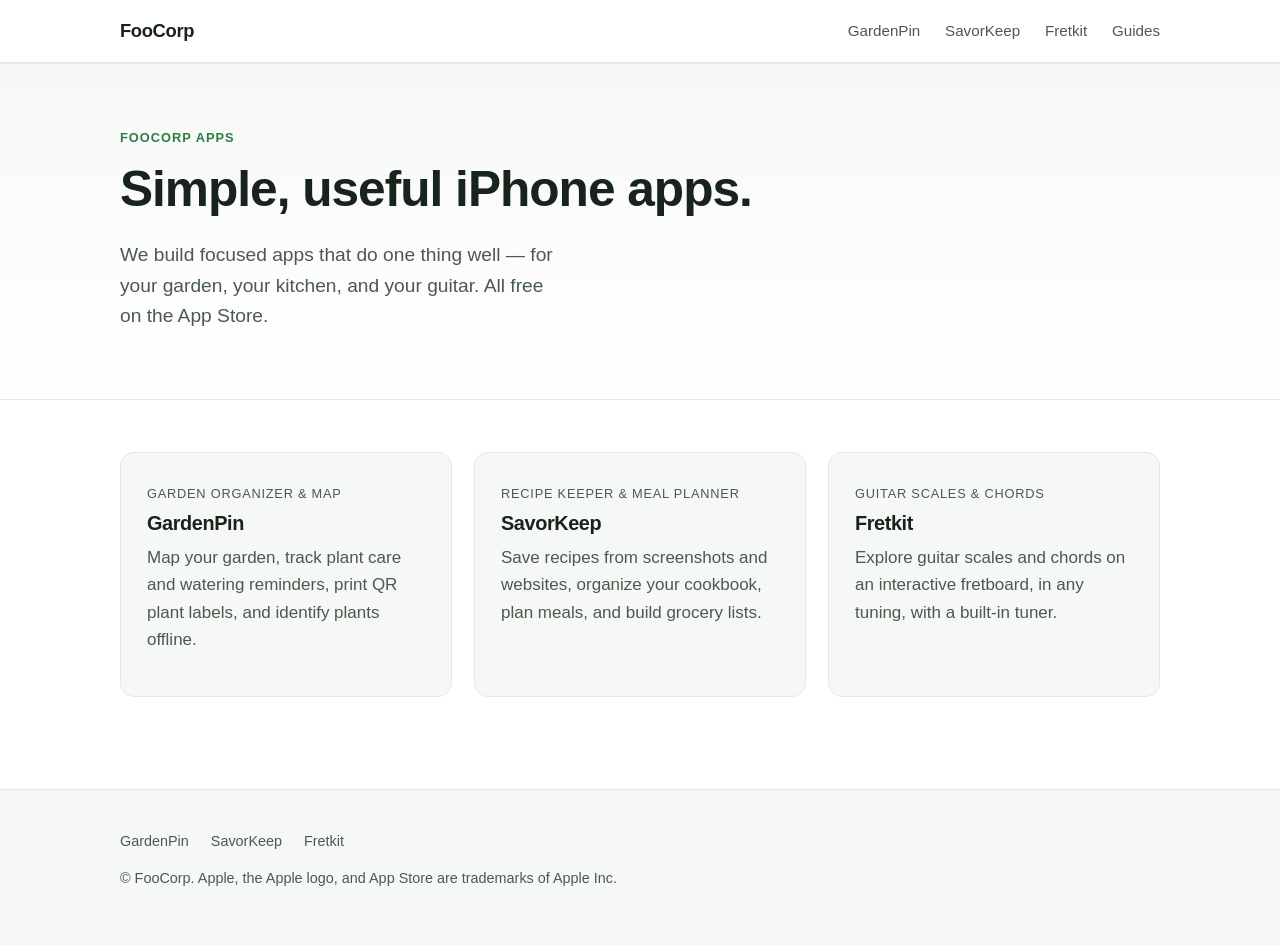
<file: index.html>
<!DOCTYPE html>
<html lang="en">
<head>
<meta charset="utf-8" />
<meta name="viewport" content="width=device-width, initial-scale=1" />

<title>FooCorp — Useful iPhone Apps for Gardening, Cooking &amp; Guitar</title>
<meta name="description" content="FooCorp builds simple, useful iPhone apps: GardenPin (garden organizer & map), SavorKeep (recipe keeper & meal planner), and Fretkit (guitar scales & chords). All free on the App Store." />
<link rel="canonical" href="https://frank-bits.github.io/" />

<meta property="og:type" content="website" />
<meta property="og:site_name" content="FooCorp" />
<meta property="og:title" content="FooCorp — Useful iPhone Apps" />
<meta property="og:description" content="GardenPin, SavorKeep, and Fretkit — simple, useful iPhone apps, free on the App Store." />
<meta property="og:url" content="https://frank-bits.github.io/" />
<meta property="og:image" content="https://frank-bits.github.io/assets/foocorp-og.png" />
<meta name="twitter:card" content="summary_large_image" />

<!-- Google Search Console: prefer DNS domain-property verification. URL-prefix fallback: -->
<!-- <meta name="google-site-verification" content="REPLACE_WITH_GSC_TOKEN" /> -->

<link rel="stylesheet" href="/assets/style.css" />
<script src="/assets/analytics.js"></script>

<script type="application/ld+json">
{
  "@context": "https://schema.org",
  "@type": "Organization",
  "name": "FooCorp",
  "url": "https://frank-bits.github.io/",
  "description": "FooCorp builds simple, useful iPhone apps.",
  "makesOffer": [
    { "@type": "Offer", "itemOffered": { "@type": "MobileApplication", "name": "GardenPin: Plant Identifier", "url": "https://gardenpin.com/", "operatingSystem": "iOS" } },
    { "@type": "Offer", "itemOffered": { "@type": "MobileApplication", "name": "SavorKeep: Recipe Keeper", "url": "https://frank-bits.github.io/savorkeep/", "operatingSystem": "iOS" } },
    { "@type": "Offer", "itemOffered": { "@type": "MobileApplication", "name": "Fretkit: Scales & Chords", "url": "https://frank-bits.github.io/fretkit/", "operatingSystem": "iOS" } }
  ]
}
</script>
</head>

<body data-accent="gardenpin">
<header class="site-header">
  <div class="wrap">
    <a class="brand" href="/">FooCorp</a>
    <nav class="nav">
      <a href="https://gardenpin.com/">GardenPin</a>
      <a href="/savorkeep/">SavorKeep</a>
      <a href="/fretkit/">Fretkit</a>
      <a href="/blog/">Guides</a>
    </nav>
  </div>
</header>

<main>
  <section class="hero">
    <div class="wrap">
      <p class="eyebrow">FooCorp apps</p>
      <h1>Simple, useful iPhone apps.</h1>
      <p class="lede">We build focused apps that do one thing well — for your garden, your kitchen, and your guitar. All free on the App Store.</p>
    </div>
  </section>

  <section>
    <div class="wrap">
      <div class="apps">
        <a class="app-card" href="https://gardenpin.com/">
          <span class="kicker">Garden organizer &amp; map</span>
          <h3>GardenPin</h3>
          <p>Map your garden, track plant care and watering reminders, print QR plant labels, and identify plants offline.</p>
        </a>
        <a class="app-card" href="/savorkeep/">
          <span class="kicker">Recipe keeper &amp; meal planner</span>
          <h3>SavorKeep</h3>
          <p>Save recipes from screenshots and websites, organize your cookbook, plan meals, and build grocery lists.</p>
        </a>
        <a class="app-card" href="/fretkit/">
          <span class="kicker">Guitar scales &amp; chords</span>
          <h3>Fretkit</h3>
          <p>Explore guitar scales and chords on an interactive fretboard, in any tuning, with a built-in tuner.</p>
        </a>
      </div>
    </div>
  </section>
</main>

<footer class="site-footer">
  <div class="wrap">
    <p class="links">
      <a href="https://gardenpin.com/">GardenPin</a>
      <a href="/savorkeep/">SavorKeep</a>
      <a href="/fretkit/">Fretkit</a>
    </p>
    <p class="muted">© FooCorp. Apple, the Apple logo, and App Store are trademarks of Apple Inc.</p>
  </div>
</footer>
</body>
</html>
</file>
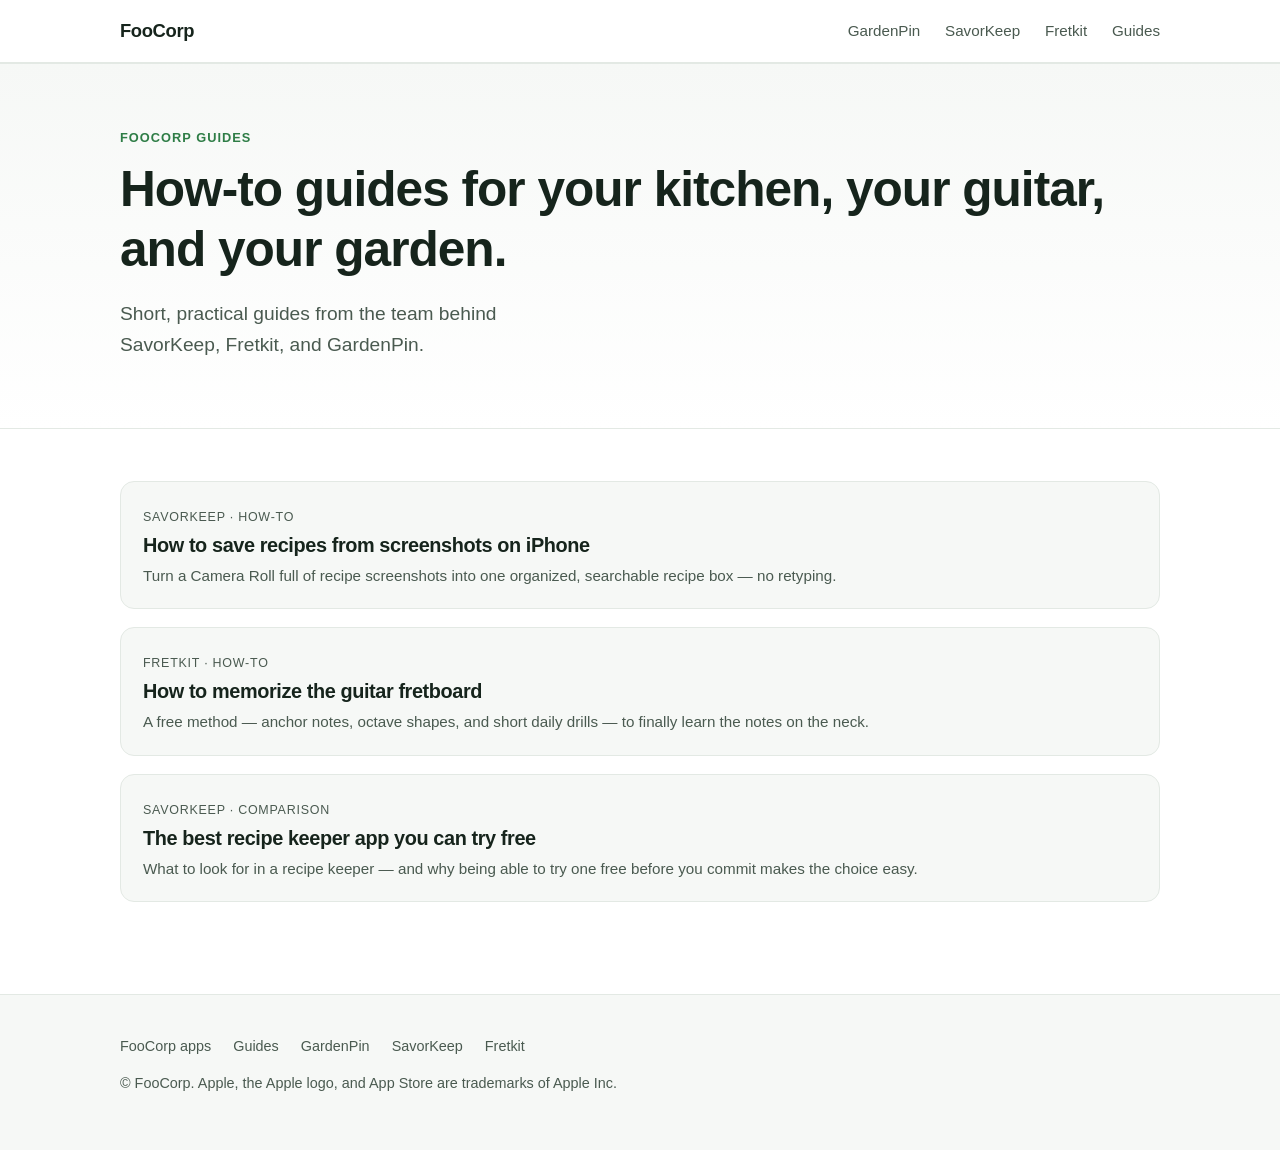
<file: blog/index.html>
<!DOCTYPE html>
<html lang="en">
<head>
<meta charset="utf-8" />
<meta name="viewport" content="width=device-width, initial-scale=1" />

<title>Guides — FooCorp Apps for Cooking, Guitar &amp; Gardening</title>
<meta name="description" content="Practical how-to guides from FooCorp: save recipes from screenshots, memorize the guitar fretboard, and get more from SavorKeep, Fretkit, and GardenPin." />
<link rel="canonical" href="https://frank-bits.github.io/blog/" />

<meta property="og:type" content="website" />
<meta property="og:site_name" content="FooCorp" />
<meta property="og:title" content="FooCorp Guides" />
<meta property="og:description" content="Practical how-to guides for cooking, guitar, and gardening from the makers of SavorKeep, Fretkit, and GardenPin." />
<meta property="og:url" content="https://frank-bits.github.io/blog/" />
<meta property="og:image" content="https://frank-bits.github.io/assets/foocorp-og.png" />
<meta name="twitter:card" content="summary_large_image" />

<!-- <meta name="google-site-verification" content="REPLACE_WITH_GSC_TOKEN" /> -->

<link rel="stylesheet" href="/assets/style.css" />
<script src="/assets/analytics.js"></script>

<script type="application/ld+json">
{
  "@context": "https://schema.org",
  "@type": "Blog",
  "name": "FooCorp Guides",
  "url": "https://frank-bits.github.io/blog/",
  "publisher": { "@type": "Organization", "name": "FooCorp", "url": "https://frank-bits.github.io/" },
  "blogPost": [
    { "@type": "BlogPosting", "headline": "How to save recipes from screenshots on iPhone", "url": "https://frank-bits.github.io/blog/save-recipes-from-screenshots-iphone.html" },
    { "@type": "BlogPosting", "headline": "How to memorize the guitar fretboard", "url": "https://frank-bits.github.io/blog/how-to-memorize-the-guitar-fretboard.html" },
    { "@type": "BlogPosting", "headline": "The best recipe keeper app you can try free", "url": "https://frank-bits.github.io/blog/best-recipe-keeper-app-no-subscription.html" }
  ]
}
</script>
<script type="application/ld+json">
{
  "@context": "https://schema.org",
  "@type": "BreadcrumbList",
  "itemListElement": [
    { "@type": "ListItem", "position": 1, "name": "FooCorp", "item": "https://frank-bits.github.io/" },
    { "@type": "ListItem", "position": 2, "name": "Guides", "item": "https://frank-bits.github.io/blog/" }
  ]
}
</script>
</head>

<body data-accent="gardenpin">
<header class="site-header">
  <div class="wrap">
    <a class="brand" href="/">FooCorp</a>
    <nav class="nav">
      <a href="https://gardenpin.com/">GardenPin</a>
      <a href="/savorkeep/">SavorKeep</a>
      <a href="/fretkit/">Fretkit</a>
      <a href="/blog/">Guides</a>
    </nav>
  </div>
</header>

<main>
  <section class="hero">
    <div class="wrap">
      <p class="eyebrow">FooCorp guides</p>
      <h1>How-to guides for your kitchen, your guitar, and your garden.</h1>
      <p class="lede">Short, practical guides from the team behind SavorKeep, Fretkit, and GardenPin.</p>
    </div>
  </section>

  <section>
    <div class="wrap">
      <ul class="post-list">
        <li>
          <a href="/blog/save-recipes-from-screenshots-iphone.html">
            <span class="kicker">SavorKeep · How-to</span>
            <h3>How to save recipes from screenshots on iPhone</h3>
            <p>Turn a Camera Roll full of recipe screenshots into one organized, searchable recipe box — no retyping.</p>
          </a>
        </li>
        <li>
          <a href="/blog/how-to-memorize-the-guitar-fretboard.html">
            <span class="kicker">Fretkit · How-to</span>
            <h3>How to memorize the guitar fretboard</h3>
            <p>A free method — anchor notes, octave shapes, and short daily drills — to finally learn the notes on the neck.</p>
          </a>
        </li>
        <li>
          <a href="/blog/best-recipe-keeper-app-no-subscription.html">
            <span class="kicker">SavorKeep · Comparison</span>
            <h3>The best recipe keeper app you can try free</h3>
            <p>What to look for in a recipe keeper — and why being able to try one free before you commit makes the choice easy.</p>
          </a>
        </li>
      </ul>
    </div>
  </section>
</main>

<footer class="site-footer">
  <div class="wrap">
    <p class="links">
      <a href="/">FooCorp apps</a>
      <a href="/blog/">Guides</a>
      <a href="https://gardenpin.com/">GardenPin</a>
      <a href="/savorkeep/">SavorKeep</a>
      <a href="/fretkit/">Fretkit</a>
    </p>
    <p class="muted">© FooCorp. Apple, the Apple logo, and App Store are trademarks of Apple Inc.</p>
  </div>
</footer>
</body>
</html>
</file>
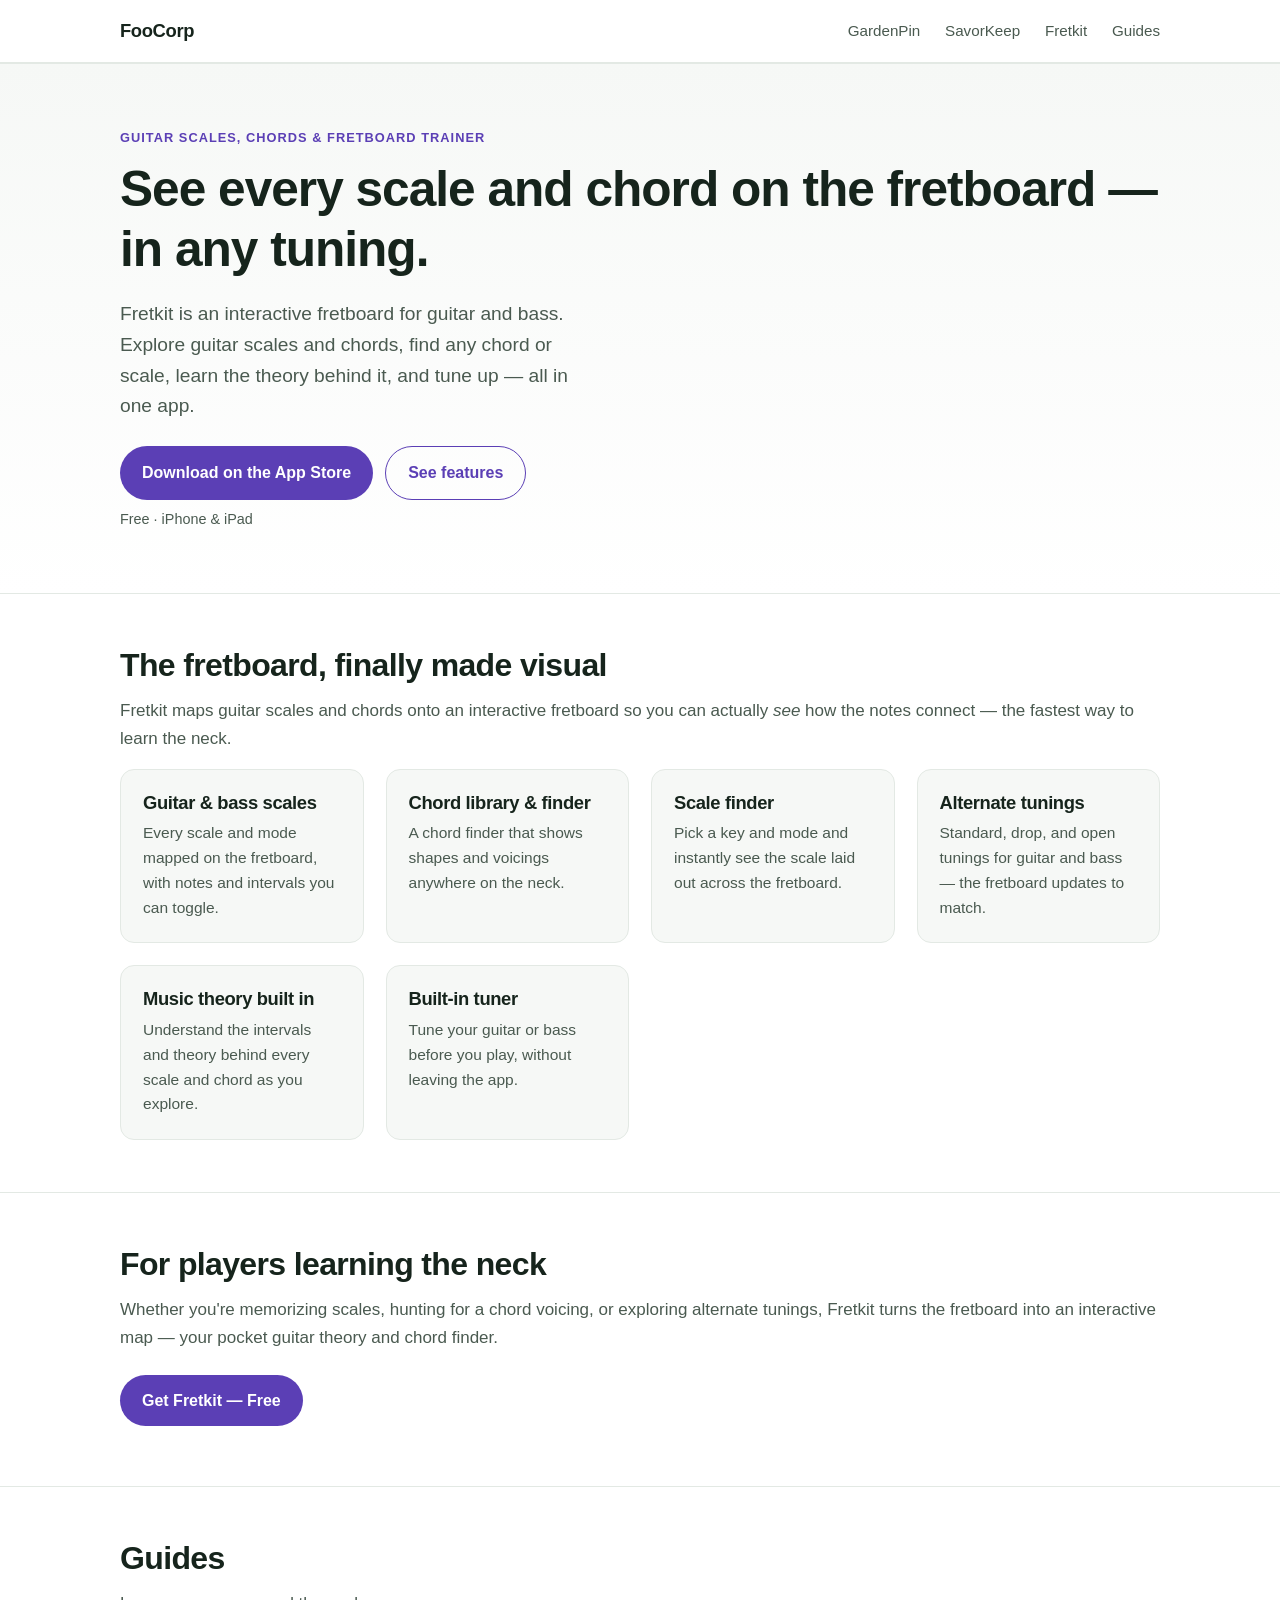
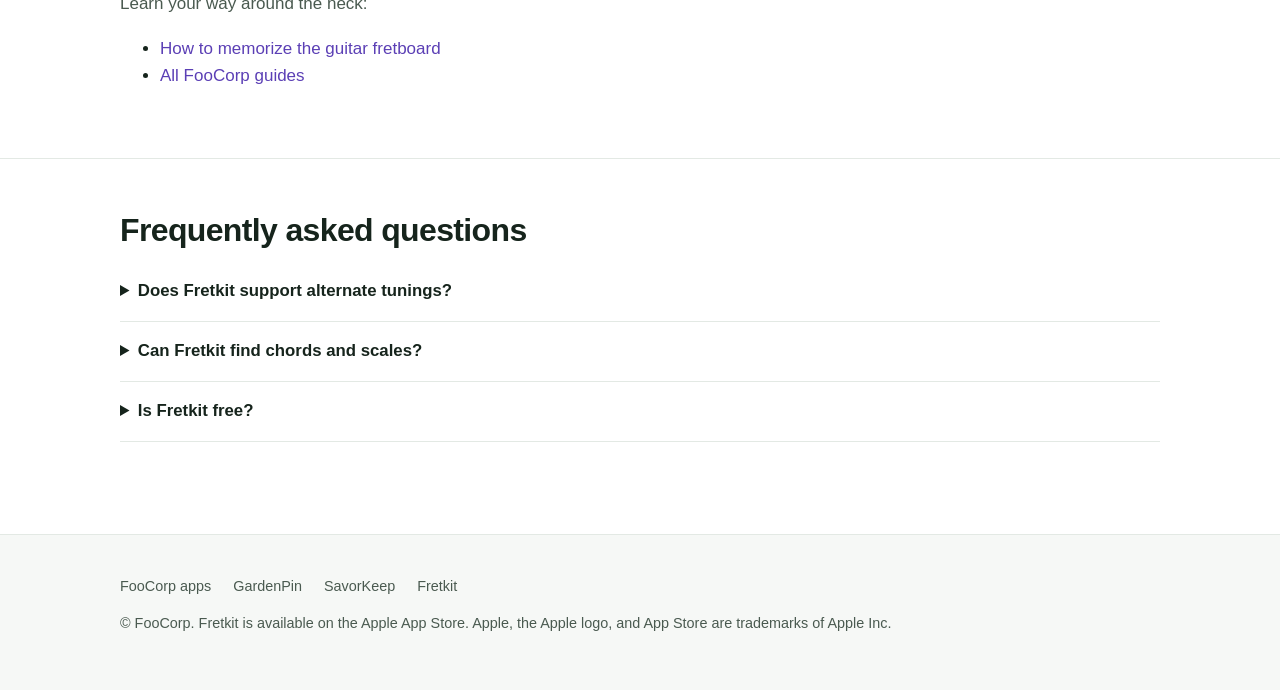
<file: fretkit/index.html>
<!DOCTYPE html>
<html lang="en">
<head>
<meta charset="utf-8" />
<meta name="viewport" content="width=device-width, initial-scale=1" />

<title>Fretkit — Guitar Scales, Chords &amp; Fretboard Trainer for iPhone</title>
<meta name="description" content="Fretkit is an interactive guitar fretboard for iPhone. Explore guitar scales and chords, find chords and scales in any tuning, learn music theory, and tune up. Free on the App Store." />
<link rel="canonical" href="https://frank-bits.github.io/fretkit/" />

<meta property="og:type" content="website" />
<meta property="og:site_name" content="FooCorp" />
<meta property="og:title" content="Fretkit — Guitar Scales, Chords & Fretboard Trainer" />
<meta property="og:description" content="Explore guitar scales and chords, find chords and scales in any tuning, learn music theory, and tune up. Free on the App Store." />
<meta property="og:url" content="https://frank-bits.github.io/fretkit/" />
<meta property="og:image" content="https://frank-bits.github.io/assets/fretkit-og.png" />
<meta name="twitter:card" content="summary_large_image" />

<!-- <meta name="google-site-verification" content="REPLACE_WITH_GSC_TOKEN" /> -->

<link rel="stylesheet" href="/assets/style.css" />
<script src="/assets/analytics.js"></script>

<script type="application/ld+json">
{
  "@context": "https://schema.org",
  "@type": "MobileApplication",
  "name": "Fretkit: Scales & Chords",
  "operatingSystem": "iOS",
  "applicationCategory": "EducationalApplication",
  "description": "Interactive guitar fretboard for iPhone. Explore guitar scales and chords, find chords and scales across any tuning, learn music theory, and tune your guitar.",
  "url": "https://frank-bits.github.io/fretkit/",
  "installUrl": "https://apps.apple.com/us/app/id6782949997",
  "offers": { "@type": "Offer", "price": "0", "priceCurrency": "USD" },
  "publisher": { "@type": "Organization", "name": "FooCorp", "url": "https://frank-bits.github.io/" }
}
</script>
<script type="application/ld+json">
{
  "@context": "https://schema.org",
  "@type": "BreadcrumbList",
  "itemListElement": [
    { "@type": "ListItem", "position": 1, "name": "FooCorp", "item": "https://frank-bits.github.io/" },
    { "@type": "ListItem", "position": 2, "name": "Fretkit", "item": "https://frank-bits.github.io/fretkit/" }
  ]
}
</script>
<script type="application/ld+json">
{
  "@context": "https://schema.org",
  "@type": "FAQPage",
  "mainEntity": [
    { "@type": "Question", "name": "Does Fretkit support alternate tunings?",
      "acceptedAnswer": { "@type": "Answer", "text": "Yes. Fretkit shows scales and chords across standard and alternate tunings, including drop and open tunings, for guitar and bass." } },
    { "@type": "Question", "name": "Can Fretkit find chords and scales?",
      "acceptedAnswer": { "@type": "Answer", "text": "Yes. Use the chord finder and scale finder to see any chord or scale mapped on the fretboard." } },
    { "@type": "Question", "name": "Is Fretkit free?",
      "acceptedAnswer": { "@type": "Answer", "text": "Fretkit is free to download on the App Store." } }
  ]
}
</script>
</head>

<body data-accent="fretkit">
<header class="site-header">
  <div class="wrap">
    <a class="brand" href="/">FooCorp</a>
    <nav class="nav">
      <a href="https://gardenpin.com/">GardenPin</a>
      <a href="/savorkeep/">SavorKeep</a>
      <a href="/fretkit/">Fretkit</a>
      <a href="/blog/">Guides</a>
    </nav>
  </div>
</header>

<main>
  <section class="hero">
    <div class="wrap">
      <p class="eyebrow">Guitar scales, chords &amp; fretboard trainer</p>
      <h1>See every scale and chord on the fretboard — in any tuning.</h1>
      <p class="lede">Fretkit is an interactive fretboard for guitar and bass. Explore guitar scales and chords, find any chord or scale, learn the theory behind it, and tune up — all in one app.</p>
      <div class="cta-row">
        <a class="btn" href="https://apps.apple.com/us/app/id6782949997" onclick="return trackAppStoreClick('6782949997')">Download on the App Store</a>
        <a class="btn btn--ghost" href="#features">See features</a>
      </div>
      <p class="muted">Free · iPhone &amp; iPad</p>
    </div>
  </section>

  <section id="features">
    <div class="wrap">
      <h2>The fretboard, finally made visual</h2>
      <p>Fretkit maps guitar scales and chords onto an interactive fretboard so you can actually <em>see</em> how the notes connect — the fastest way to learn the neck.</p>
      <div class="grid">
        <div class="card"><h3>Guitar &amp; bass scales</h3><p>Every scale and mode mapped on the fretboard, with notes and intervals you can toggle.</p></div>
        <div class="card"><h3>Chord library &amp; finder</h3><p>A chord finder that shows shapes and voicings anywhere on the neck.</p></div>
        <div class="card"><h3>Scale finder</h3><p>Pick a key and mode and instantly see the scale laid out across the fretboard.</p></div>
        <div class="card"><h3>Alternate tunings</h3><p>Standard, drop, and open tunings for guitar and bass — the fretboard updates to match.</p></div>
        <div class="card"><h3>Music theory built in</h3><p>Understand the intervals and theory behind every scale and chord as you explore.</p></div>
        <div class="card"><h3>Built-in tuner</h3><p>Tune your guitar or bass before you play, without leaving the app.</p></div>
      </div>
    </div>
  </section>

  <section>
    <div class="wrap">
      <h2>For players learning the neck</h2>
      <p>Whether you're memorizing scales, hunting for a chord voicing, or exploring alternate tunings, Fretkit turns the fretboard into an interactive map — your pocket guitar theory and chord finder.</p>
      <div class="cta-row">
        <a class="btn" href="https://apps.apple.com/us/app/id6782949997" onclick="return trackAppStoreClick('6782949997')">Get Fretkit — Free</a>
      </div>
    </div>
  </section>

  <section>
    <div class="wrap">
      <h2>Guides</h2>
      <p>Learn your way around the neck:</p>
      <ul>
        <li><a href="/blog/how-to-memorize-the-guitar-fretboard.html">How to memorize the guitar fretboard</a></li>
        <li><a href="/blog/">All FooCorp guides</a></li>
      </ul>
    </div>
  </section>

  <section class="faq">
    <div class="wrap">
      <h2>Frequently asked questions</h2>
      <details><summary>Does Fretkit support alternate tunings?</summary><p>Yes — Fretkit shows scales and chords across standard and alternate tunings, including drop and open tunings, for both guitar and bass.</p></details>
      <details><summary>Can Fretkit find chords and scales?</summary><p>Yes. Use the built-in chord finder and scale finder to map any chord or scale onto the fretboard.</p></details>
      <details><summary>Is Fretkit free?</summary><p>Fretkit is free to download on the App Store.</p></details>
    </div>
  </section>
</main>

<footer class="site-footer">
  <div class="wrap">
    <p class="links">
      <a href="/">FooCorp apps</a>
      <a href="https://gardenpin.com/">GardenPin</a>
      <a href="/savorkeep/">SavorKeep</a>
      <a href="/fretkit/">Fretkit</a>
    </p>
    <p class="muted">© FooCorp. Fretkit is available on the Apple App Store. Apple, the Apple logo, and App Store are trademarks of Apple Inc.</p>
  </div>
</footer>
</body>
</html>
</file>
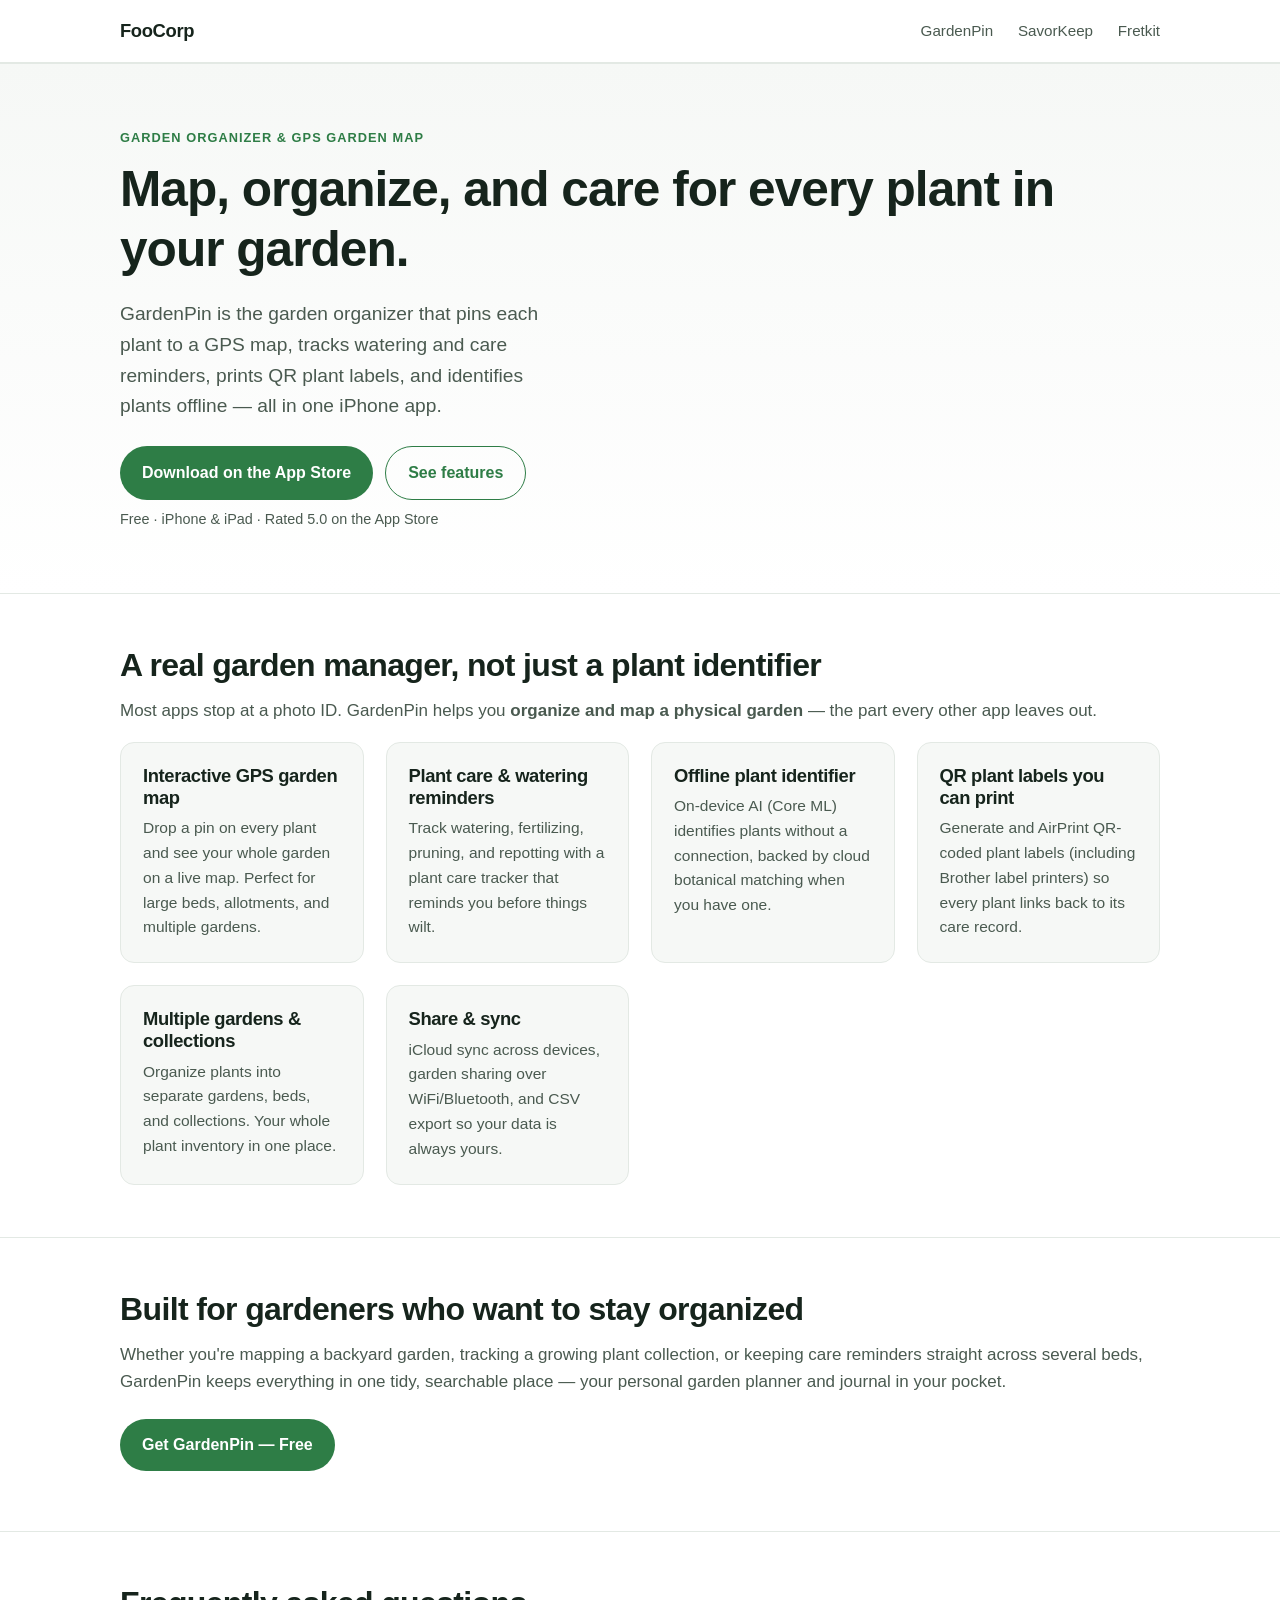
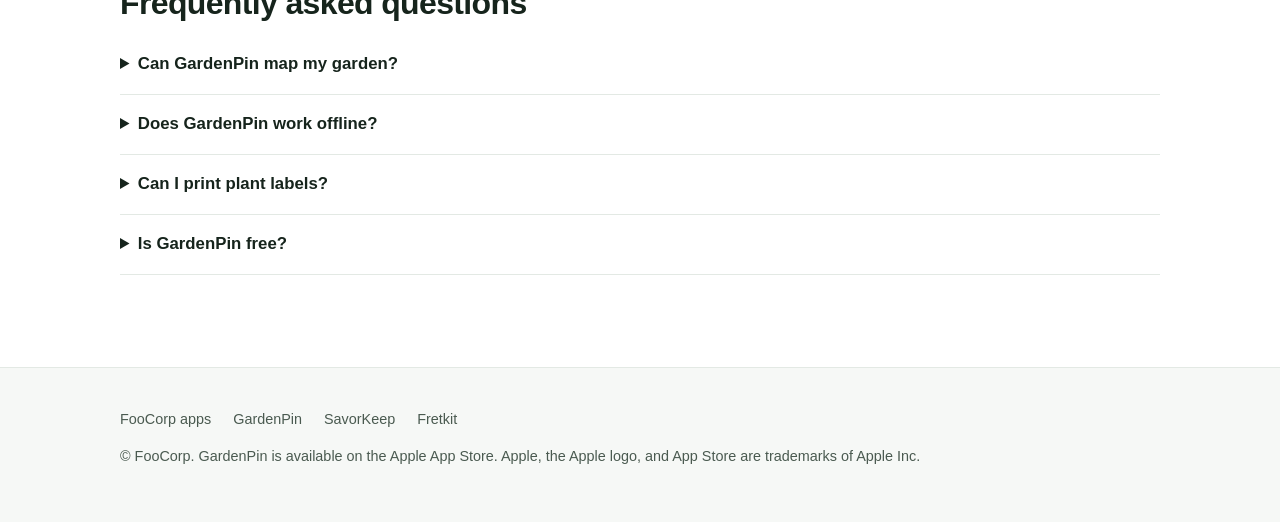
<file: gardenpin/index.html>
<!DOCTYPE html>
<html lang="en">
<head>
<meta charset="utf-8" />
<meta name="viewport" content="width=device-width, initial-scale=1" />

<title>GardenPin — Garden Organizer, Map &amp; Plant Care Tracker for iPhone</title>
<meta name="description" content="GardenPin is a garden organizer and GPS garden map for iPhone. Map your garden, track plant care and watering reminders, print QR plant labels, and identify plants offline. Free on the App Store." />
<!-- GardenPin's canonical home is the brand domain. This github.io page defers
     all search + social signals to gardenpin.com so the two never compete. -->
<link rel="canonical" href="https://gardenpin.com/" />

<!-- Open Graph / Twitter -->
<meta property="og:type" content="website" />
<meta property="og:site_name" content="FooCorp" />
<meta property="og:title" content="GardenPin — Garden Organizer, Map & Plant Care Tracker" />
<meta property="og:description" content="Map your garden, track plant care, print QR plant labels, and identify plants offline. Free on the App Store." />
<meta property="og:url" content="https://gardenpin.com/" />
<meta property="og:image" content="https://frank-bits.github.io/assets/gardenpin-og.png" />
<meta name="twitter:card" content="summary_large_image" />

<!-- Google Search Console: prefer DNS domain-property verification (no tag needed).
     If DNS is awkward, uncomment and paste the URL-prefix token: -->
<!-- <meta name="google-site-verification" content="REPLACE_WITH_GSC_TOKEN" /> -->

<link rel="stylesheet" href="/assets/style.css" />
<script src="/assets/analytics.js"></script>

<!-- Structured data: the app itself -->
<script type="application/ld+json">
{
  "@context": "https://schema.org",
  "@type": "MobileApplication",
  "name": "GardenPin: Plant Identifier",
  "operatingSystem": "iOS",
  "applicationCategory": "LifestyleApplication",
  "description": "Garden organizer and GPS garden map for iPhone. Map your garden, track plant care and watering reminders, print QR plant labels, and identify plants offline with on-device AI.",
  "url": "https://frank-bits.github.io/gardenpin/",
  "installUrl": "https://apps.apple.com/us/app/id6773810494",
  "offers": { "@type": "Offer", "price": "0", "priceCurrency": "USD" },
  "aggregateRating": { "@type": "AggregateRating", "ratingValue": "5.0", "ratingCount": "3" },
  "publisher": { "@type": "Organization", "name": "FooCorp", "url": "https://frank-bits.github.io/" }
}
</script>
<!-- Structured data: breadcrumb -->
<script type="application/ld+json">
{
  "@context": "https://schema.org",
  "@type": "BreadcrumbList",
  "itemListElement": [
    { "@type": "ListItem", "position": 1, "name": "FooCorp", "item": "https://frank-bits.github.io/" },
    { "@type": "ListItem", "position": 2, "name": "GardenPin", "item": "https://frank-bits.github.io/gardenpin/" }
  ]
}
</script>
<!-- Structured data: FAQ (long-tail intent) -->
<script type="application/ld+json">
{
  "@context": "https://schema.org",
  "@type": "FAQPage",
  "mainEntity": [
    { "@type": "Question", "name": "Can GardenPin map my garden?",
      "acceptedAnswer": { "@type": "Answer", "text": "Yes. GardenPin places each plant on an interactive GPS garden map so you can see exactly where everything is planted across multiple gardens." } },
    { "@type": "Question", "name": "Does GardenPin work offline?",
      "acceptedAnswer": { "@type": "Answer", "text": "Yes. Plant identification runs on-device with Core ML, so you can identify plants and manage your garden without a signal." } },
    { "@type": "Question", "name": "Is GardenPin free?",
      "acceptedAnswer": { "@type": "Answer", "text": "GardenPin is free to download on the App Store, with an optional Premium in-app purchase for advanced features." } }
  ]
}
</script>
</head>

<body data-accent="gardenpin">
<header class="site-header">
  <div class="wrap">
    <a class="brand" href="/">FooCorp</a>
    <nav class="nav">
      <a href="https://gardenpin.com/">GardenPin</a>
      <a href="/savorkeep/">SavorKeep</a>
      <a href="/fretkit/">Fretkit</a>
    </nav>
  </div>
</header>

<main>
  <section class="hero">
    <div class="wrap">
      <p class="eyebrow">Garden organizer &amp; GPS garden map</p>
      <h1>Map, organize, and care for every plant in your garden.</h1>
      <p class="lede">GardenPin is the garden organizer that pins each plant to a GPS map, tracks watering and care reminders, prints QR plant labels, and identifies plants offline — all in one iPhone app.</p>
      <div class="cta-row">
        <a class="btn" href="https://apps.apple.com/us/app/id6773810494" onclick="return trackAppStoreClick('6773810494')">Download on the App Store</a>
        <a class="btn btn--ghost" href="#features">See features</a>
      </div>
      <p class="muted">Free · iPhone &amp; iPad · Rated 5.0 on the App Store</p>
    </div>
  </section>

  <section id="features">
    <div class="wrap">
      <h2>A real garden manager, not just a plant identifier</h2>
      <p>Most apps stop at a photo ID. GardenPin helps you <strong>organize and map a physical garden</strong> — the part every other app leaves out.</p>
      <div class="grid">
        <div class="card"><h3>Interactive GPS garden map</h3><p>Drop a pin on every plant and see your whole garden on a live map. Perfect for large beds, allotments, and multiple gardens.</p></div>
        <div class="card"><h3>Plant care &amp; watering reminders</h3><p>Track watering, fertilizing, pruning, and repotting with a plant care tracker that reminds you before things wilt.</p></div>
        <div class="card"><h3>Offline plant identifier</h3><p>On-device AI (Core ML) identifies plants without a connection, backed by cloud botanical matching when you have one.</p></div>
        <div class="card"><h3>QR plant labels you can print</h3><p>Generate and AirPrint QR-coded plant labels (including Brother label printers) so every plant links back to its care record.</p></div>
        <div class="card"><h3>Multiple gardens &amp; collections</h3><p>Organize plants into separate gardens, beds, and collections. Your whole plant inventory in one place.</p></div>
        <div class="card"><h3>Share &amp; sync</h3><p>iCloud sync across devices, garden sharing over WiFi/Bluetooth, and CSV export so your data is always yours.</p></div>
      </div>
    </div>
  </section>

  <section>
    <div class="wrap">
      <h2>Built for gardeners who want to stay organized</h2>
      <p>Whether you're mapping a backyard garden, tracking a growing plant collection, or keeping care reminders straight across several beds, GardenPin keeps everything in one tidy, searchable place — your personal garden planner and journal in your pocket.</p>
      <div class="cta-row">
        <a class="btn" href="https://apps.apple.com/us/app/id6773810494" onclick="return trackAppStoreClick('6773810494')">Get GardenPin — Free</a>
      </div>
    </div>
  </section>

  <section class="faq">
    <div class="wrap">
      <h2>Frequently asked questions</h2>
      <details><summary>Can GardenPin map my garden?</summary><p>Yes — GardenPin places each plant on an interactive GPS garden map, so you can see exactly where everything is planted across multiple gardens and beds.</p></details>
      <details><summary>Does GardenPin work offline?</summary><p>Yes. Plant identification runs on-device with Core ML, so you can identify plants and manage your garden even without a signal.</p></details>
      <details><summary>Can I print plant labels?</summary><p>Yes. GardenPin generates QR-coded plant labels you can AirPrint or send to a Brother label printer, linking each physical plant back to its care record.</p></details>
      <details><summary>Is GardenPin free?</summary><p>GardenPin is free to download on the App Store. An optional Premium in-app purchase unlocks advanced features.</p></details>
    </div>
  </section>
</main>

<footer class="site-footer">
  <div class="wrap">
    <p class="links">
      <a href="/">FooCorp apps</a>
      <a href="https://gardenpin.com/">GardenPin</a>
      <a href="/savorkeep/">SavorKeep</a>
      <a href="/fretkit/">Fretkit</a>
    </p>
    <p class="muted">© FooCorp. GardenPin is available on the Apple App Store. Apple, the Apple logo, and App Store are trademarks of Apple Inc.</p>
  </div>
</footer>
</body>
</html>
</file>
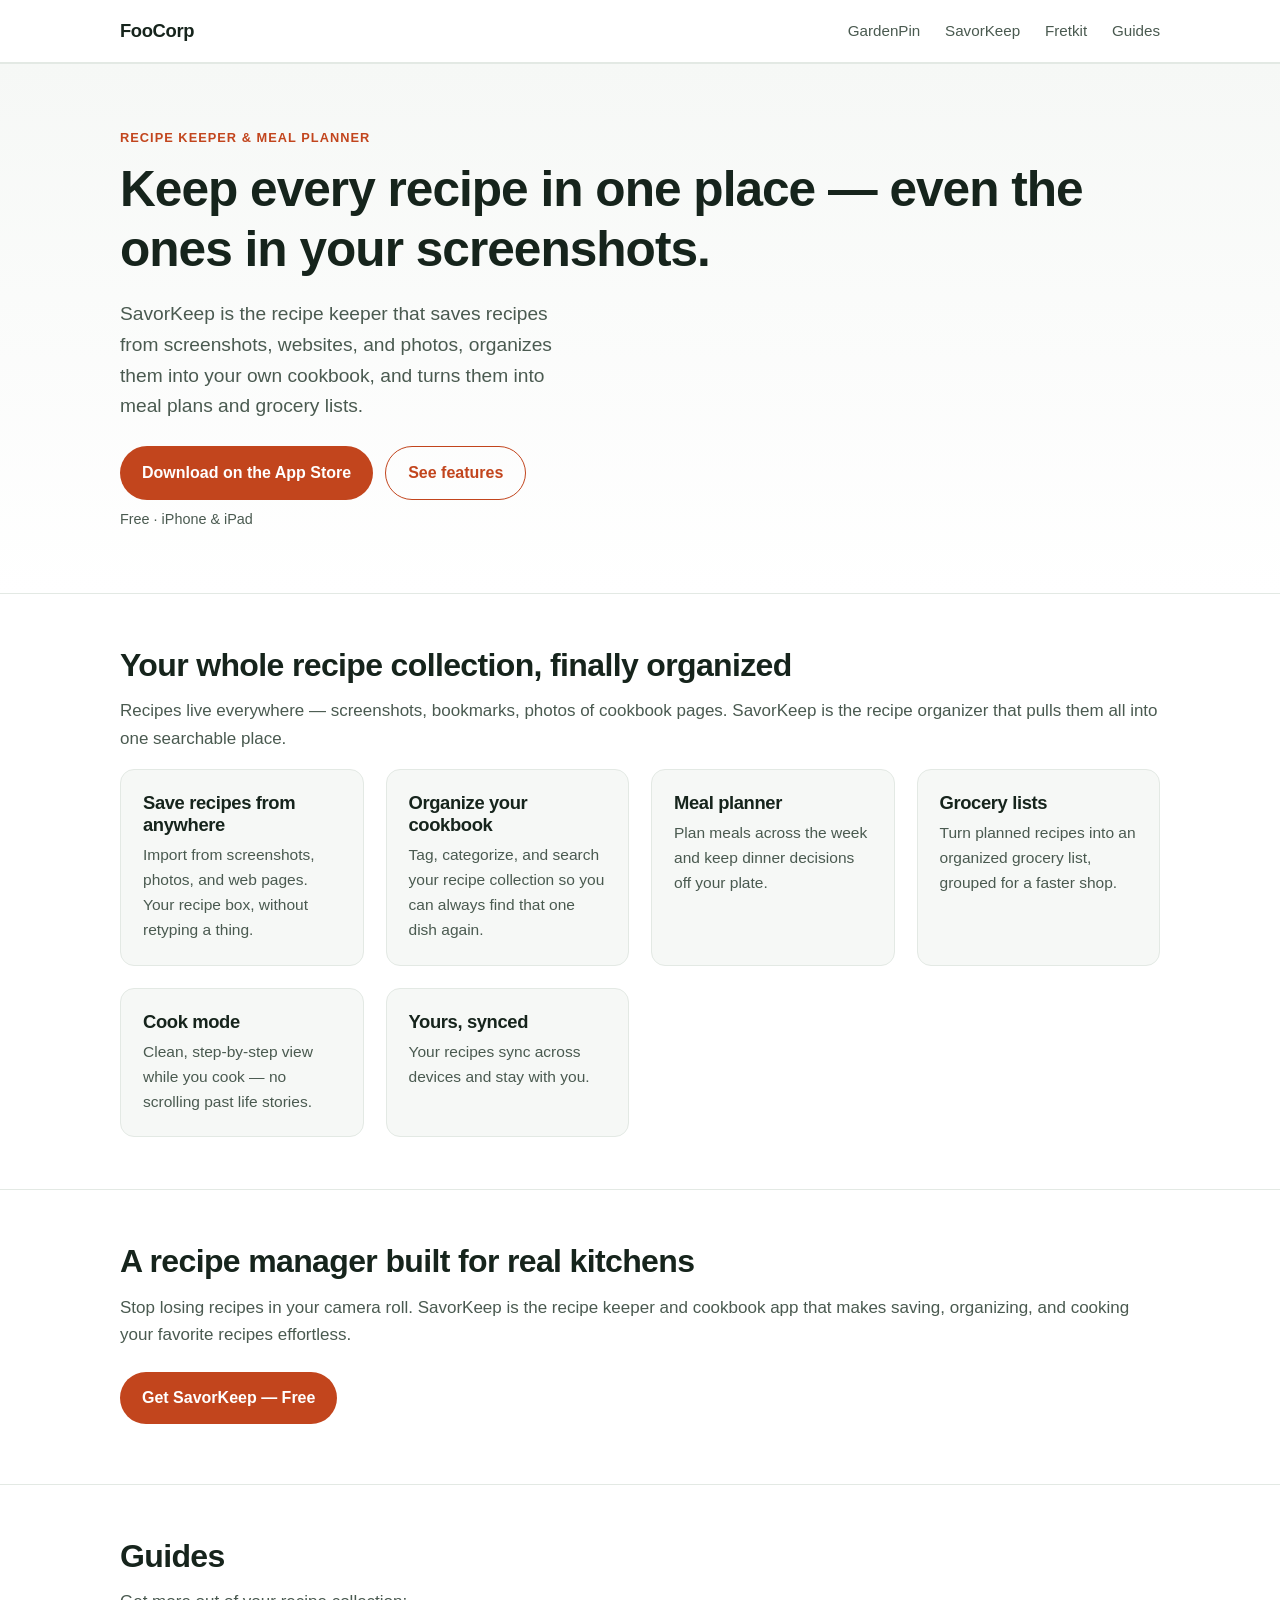
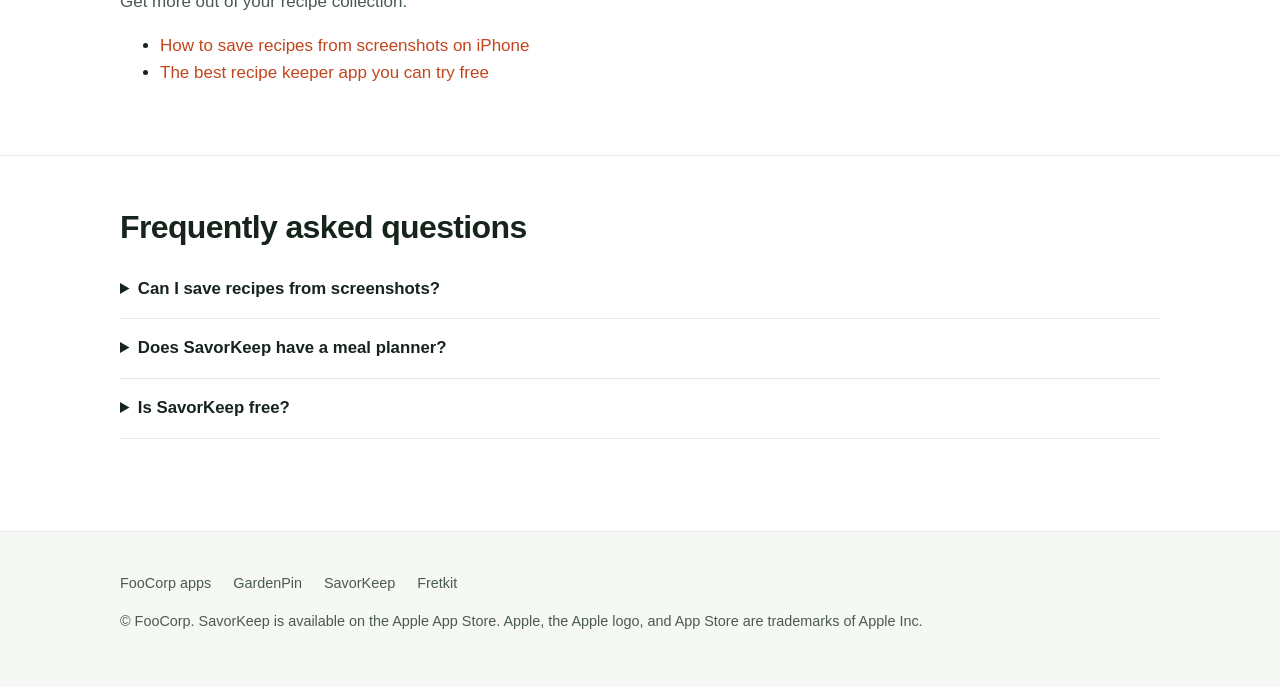
<file: savorkeep/index.html>
<!DOCTYPE html>
<html lang="en">
<head>
<meta charset="utf-8" />
<meta name="viewport" content="width=device-width, initial-scale=1" />

<title>SavorKeep — Recipe Keeper &amp; Organizer with Meal Planner for iPhone</title>
<meta name="description" content="SavorKeep is a recipe keeper and organizer for iPhone. Save recipes from screenshots, websites and photos, organize your cookbook, plan meals, and build grocery lists. Free on the App Store." />
<link rel="canonical" href="https://frank-bits.github.io/savorkeep/" />

<meta property="og:type" content="website" />
<meta property="og:site_name" content="FooCorp" />
<meta property="og:title" content="SavorKeep — Recipe Keeper & Meal Planner" />
<meta property="og:description" content="Save recipes from screenshots and websites, organize your cookbook, plan meals, and build grocery lists. Free on the App Store." />
<meta property="og:url" content="https://frank-bits.github.io/savorkeep/" />
<meta property="og:image" content="https://frank-bits.github.io/assets/savorkeep-og.png" />
<meta name="twitter:card" content="summary_large_image" />

<!-- <meta name="google-site-verification" content="REPLACE_WITH_GSC_TOKEN" /> -->

<link rel="stylesheet" href="/assets/style.css" />
<script src="/assets/analytics.js"></script>

<script type="application/ld+json">
{
  "@context": "https://schema.org",
  "@type": "MobileApplication",
  "name": "SavorKeep: Recipe Keeper",
  "operatingSystem": "iOS",
  "applicationCategory": "FoodEstablishmentReservationApplication",
  "description": "Recipe keeper and organizer for iPhone. Save recipes from screenshots, websites and photos, organize your cookbook, plan meals, and build grocery lists.",
  "url": "https://frank-bits.github.io/savorkeep/",
  "installUrl": "https://apps.apple.com/us/app/id6780620543",
  "offers": { "@type": "Offer", "price": "0", "priceCurrency": "USD" },
  "publisher": { "@type": "Organization", "name": "FooCorp", "url": "https://frank-bits.github.io/" }
}
</script>
<script type="application/ld+json">
{
  "@context": "https://schema.org",
  "@type": "BreadcrumbList",
  "itemListElement": [
    { "@type": "ListItem", "position": 1, "name": "FooCorp", "item": "https://frank-bits.github.io/" },
    { "@type": "ListItem", "position": 2, "name": "SavorKeep", "item": "https://frank-bits.github.io/savorkeep/" }
  ]
}
</script>
<script type="application/ld+json">
{
  "@context": "https://schema.org",
  "@type": "FAQPage",
  "mainEntity": [
    { "@type": "Question", "name": "Can I save recipes from screenshots?",
      "acceptedAnswer": { "@type": "Answer", "text": "Yes. SavorKeep imports recipes from screenshots, photos, and web pages so you can keep everything in one recipe box." } },
    { "@type": "Question", "name": "Does SavorKeep have a meal planner?",
      "acceptedAnswer": { "@type": "Answer", "text": "Yes. Plan meals for the week and turn your recipes into an organized grocery list." } },
    { "@type": "Question", "name": "Is SavorKeep free?",
      "acceptedAnswer": { "@type": "Answer", "text": "SavorKeep is free to download on the App Store." } }
  ]
}
</script>
</head>

<body data-accent="savorkeep">
<header class="site-header">
  <div class="wrap">
    <a class="brand" href="/">FooCorp</a>
    <nav class="nav">
      <a href="https://gardenpin.com/">GardenPin</a>
      <a href="/savorkeep/">SavorKeep</a>
      <a href="/fretkit/">Fretkit</a>
      <a href="/blog/">Guides</a>
    </nav>
  </div>
</header>

<main>
  <section class="hero">
    <div class="wrap">
      <p class="eyebrow">Recipe keeper &amp; meal planner</p>
      <h1>Keep every recipe in one place — even the ones in your screenshots.</h1>
      <p class="lede">SavorKeep is the recipe keeper that saves recipes from screenshots, websites, and photos, organizes them into your own cookbook, and turns them into meal plans and grocery lists.</p>
      <div class="cta-row">
        <a class="btn" href="https://apps.apple.com/us/app/id6780620543" onclick="return trackAppStoreClick('6780620543')">Download on the App Store</a>
        <a class="btn btn--ghost" href="#features">See features</a>
      </div>
      <p class="muted">Free · iPhone &amp; iPad</p>
    </div>
  </section>

  <section id="features">
    <div class="wrap">
      <h2>Your whole recipe collection, finally organized</h2>
      <p>Recipes live everywhere — screenshots, bookmarks, photos of cookbook pages. SavorKeep is the recipe organizer that pulls them all into one searchable place.</p>
      <div class="grid">
        <div class="card"><h3>Save recipes from anywhere</h3><p>Import from screenshots, photos, and web pages. Your recipe box, without retyping a thing.</p></div>
        <div class="card"><h3>Organize your cookbook</h3><p>Tag, categorize, and search your recipe collection so you can always find that one dish again.</p></div>
        <div class="card"><h3>Meal planner</h3><p>Plan meals across the week and keep dinner decisions off your plate.</p></div>
        <div class="card"><h3>Grocery lists</h3><p>Turn planned recipes into an organized grocery list, grouped for a faster shop.</p></div>
        <div class="card"><h3>Cook mode</h3><p>Clean, step-by-step view while you cook — no scrolling past life stories.</p></div>
        <div class="card"><h3>Yours, synced</h3><p>Your recipes sync across devices and stay with you.</p></div>
      </div>
    </div>
  </section>

  <section>
    <div class="wrap">
      <h2>A recipe manager built for real kitchens</h2>
      <p>Stop losing recipes in your camera roll. SavorKeep is the recipe keeper and cookbook app that makes saving, organizing, and cooking your favorite recipes effortless.</p>
      <div class="cta-row">
        <a class="btn" href="https://apps.apple.com/us/app/id6780620543" onclick="return trackAppStoreClick('6780620543')">Get SavorKeep — Free</a>
      </div>
    </div>
  </section>

  <section>
    <div class="wrap">
      <h2>Guides</h2>
      <p>Get more out of your recipe collection:</p>
      <ul>
        <li><a href="/blog/save-recipes-from-screenshots-iphone.html">How to save recipes from screenshots on iPhone</a></li>
        <li><a href="/blog/best-recipe-keeper-app-no-subscription.html">The best recipe keeper app you can try free</a></li>
      </ul>
    </div>
  </section>

  <section class="faq">
    <div class="wrap">
      <h2>Frequently asked questions</h2>
      <details><summary>Can I save recipes from screenshots?</summary><p>Yes — SavorKeep imports recipes from screenshots, photos, and web pages so your entire recipe box lives in one app.</p></details>
      <details><summary>Does SavorKeep have a meal planner?</summary><p>Yes. Plan meals for the week and turn your saved recipes into an organized grocery list.</p></details>
      <details><summary>Is SavorKeep free?</summary><p>SavorKeep is free to download on the App Store.</p></details>
    </div>
  </section>
</main>

<footer class="site-footer">
  <div class="wrap">
    <p class="links">
      <a href="/">FooCorp apps</a>
      <a href="https://gardenpin.com/">GardenPin</a>
      <a href="/savorkeep/">SavorKeep</a>
      <a href="/fretkit/">Fretkit</a>
    </p>
    <p class="muted">© FooCorp. SavorKeep is available on the Apple App Store. Apple, the Apple logo, and App Store are trademarks of Apple Inc.</p>
  </div>
</footer>
</body>
</html>
</file>
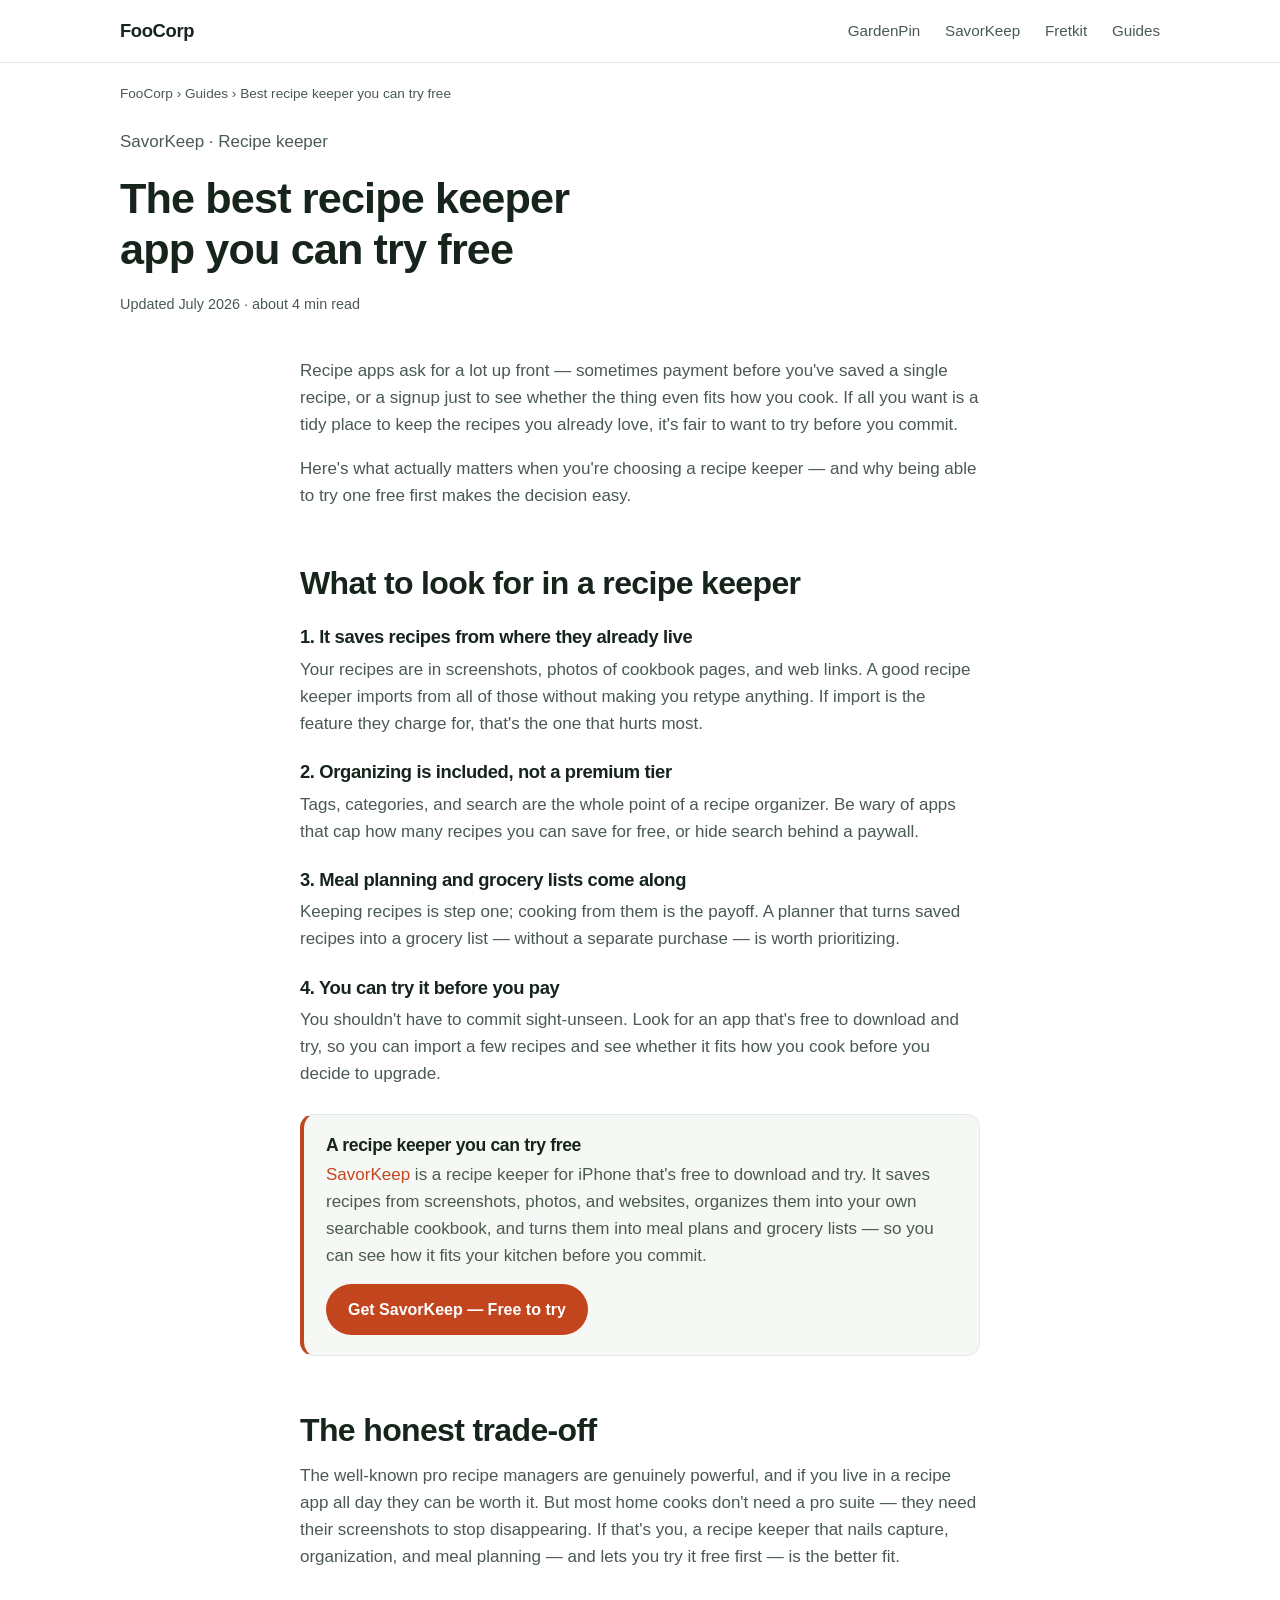
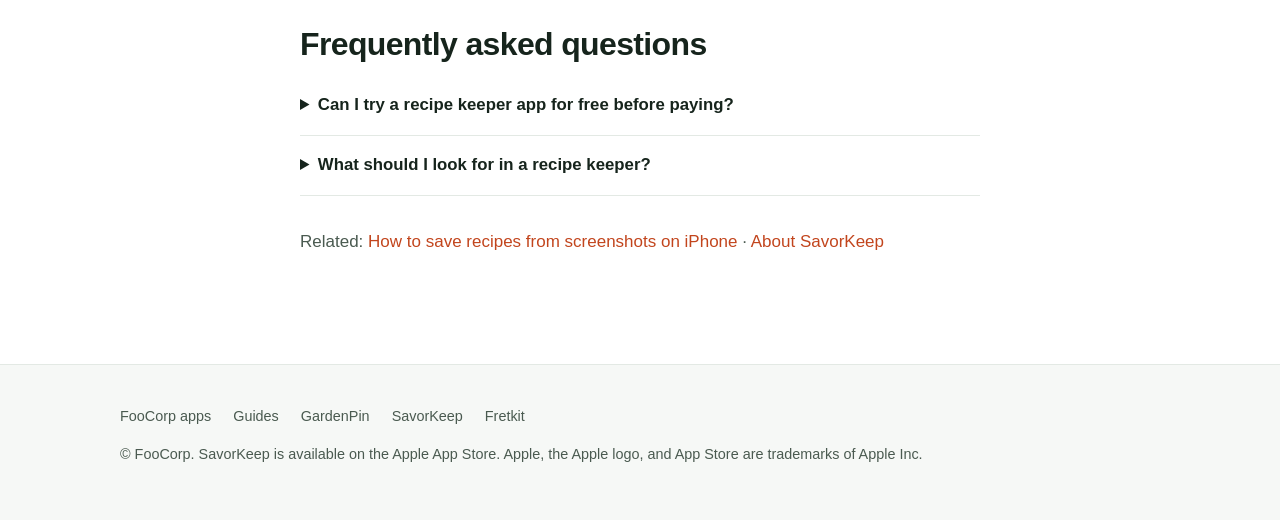
<file: blog/best-recipe-keeper-app-no-subscription.html>
<!DOCTYPE html>
<html lang="en">
<head>
<meta charset="utf-8" />
<meta name="viewport" content="width=device-width, initial-scale=1" />

<title>The Best Recipe Keeper App You Can Try Free (2026)</title>
<meta name="description" content="Don't want to pay for a recipe app before you know it fits how you cook? Here's what to look for in a recipe keeper — and a free-to-try iPhone app that saves recipes from screenshots." />
<link rel="canonical" href="https://frank-bits.github.io/blog/best-recipe-keeper-app-no-subscription.html" />

<meta property="og:type" content="article" />
<meta property="og:site_name" content="FooCorp" />
<meta property="og:title" content="The Best Recipe Keeper App You Can Try Free" />
<meta property="og:description" content="What to look for in a recipe keeper — and a free-to-try iPhone app that saves recipes from screenshots and websites." />
<meta property="og:url" content="https://frank-bits.github.io/blog/best-recipe-keeper-app-no-subscription.html" />
<meta property="og:image" content="https://frank-bits.github.io/assets/savorkeep-og.png" />
<meta name="twitter:card" content="summary_large_image" />

<!-- <meta name="google-site-verification" content="REPLACE_WITH_GSC_TOKEN" /> -->

<link rel="stylesheet" href="/assets/style.css" />
<script src="/assets/analytics.js"></script>

<script type="application/ld+json">
{
  "@context": "https://schema.org",
  "@type": "Article",
  "headline": "The best recipe keeper app you can try free",
  "description": "What to look for in a recipe keeper, and a free-to-try iPhone app that saves recipes from screenshots and websites.",
  "author": { "@type": "Organization", "name": "FooCorp" },
  "publisher": { "@type": "Organization", "name": "FooCorp", "url": "https://frank-bits.github.io/" },
  "mainEntityOfPage": "https://frank-bits.github.io/blog/best-recipe-keeper-app-no-subscription.html"
}
</script>
<script type="application/ld+json">
{
  "@context": "https://schema.org",
  "@type": "BreadcrumbList",
  "itemListElement": [
    { "@type": "ListItem", "position": 1, "name": "FooCorp", "item": "https://frank-bits.github.io/" },
    { "@type": "ListItem", "position": 2, "name": "Guides", "item": "https://frank-bits.github.io/blog/" },
    { "@type": "ListItem", "position": 3, "name": "Best recipe keeper you can try free", "item": "https://frank-bits.github.io/blog/best-recipe-keeper-app-no-subscription.html" }
  ]
}
</script>
<script type="application/ld+json">
{
  "@context": "https://schema.org",
  "@type": "FAQPage",
  "mainEntity": [
    { "@type": "Question", "name": "Can I try a recipe keeper app for free before paying?",
      "acceptedAnswer": { "@type": "Answer", "text": "Yes. SavorKeep is a recipe keeper for iPhone that is free to download and try, so you can save recipes from screenshots, photos, and websites and see how it fits your cooking before deciding to upgrade." } },
    { "@type": "Question", "name": "What should I look for in a recipe keeper app?",
      "acceptedAnswer": { "@type": "Answer", "text": "Look for an app that imports recipes from screenshots, photos, and links without retyping, includes tags and search, turns recipes into meal plans and grocery lists, and lets you try it free before you commit." } }
  ]
}
</script>
</head>

<body data-accent="savorkeep">
<header class="site-header">
  <div class="wrap">
    <a class="brand" href="/">FooCorp</a>
    <nav class="nav">
      <a href="https://gardenpin.com/">GardenPin</a>
      <a href="/savorkeep/">SavorKeep</a>
      <a href="/fretkit/">Fretkit</a>
      <a href="/blog/">Guides</a>
    </nav>
  </div>
</header>

<main>
  <div class="wrap">
    <p class="breadcrumb"><a href="/">FooCorp</a> › <a href="/blog/">Guides</a> › Best recipe keeper you can try free</p>
  </div>

  <section class="article-head">
    <div class="wrap">
      <p class="eyebrow">SavorKeep · Recipe keeper</p>
      <h1>The best recipe keeper app you can try free</h1>
      <p class="article-meta">Updated July 2026 · about 4 min read</p>
    </div>
  </section>

  <section style="border-top:none;padding-top:0;">
    <div class="wrap prose">
      <p>Recipe apps ask for a lot up front — sometimes payment before you've saved a single recipe, or a signup just to see whether the thing even fits how you cook. If all you want is a tidy place to keep the recipes you already love, it's fair to want to try before you commit.</p>

      <p>Here's what actually matters when you're choosing a recipe keeper — and why being able to try one free first makes the decision easy.</p>

      <h2>What to look for in a recipe keeper</h2>
      <h3>1. It saves recipes from where they already live</h3>
      <p>Your recipes are in screenshots, photos of cookbook pages, and web links. A good recipe keeper imports from all of those without making you retype anything. If import is the feature they charge for, that's the one that hurts most.</p>

      <h3>2. Organizing is included, not a premium tier</h3>
      <p>Tags, categories, and search are the whole point of a recipe organizer. Be wary of apps that cap how many recipes you can save for free, or hide search behind a paywall.</p>

      <h3>3. Meal planning and grocery lists come along</h3>
      <p>Keeping recipes is step one; cooking from them is the payoff. A planner that turns saved recipes into a grocery list — without a separate purchase — is worth prioritizing.</p>

      <h3>4. You can try it before you pay</h3>
      <p>You shouldn't have to commit sight-unseen. Look for an app that's free to download and try, so you can import a few recipes and see whether it fits how you cook before you decide to upgrade.</p>

      <div class="callout">
        <h3>A recipe keeper you can try free</h3>
        <p><a href="/savorkeep/">SavorKeep</a> is a recipe keeper for iPhone that's free to download and try. It saves recipes from screenshots, photos, and websites, organizes them into your own searchable cookbook, and turns them into meal plans and grocery lists — so you can see how it fits your kitchen before you commit.</p>
        <p><a class="btn" href="https://apps.apple.com/us/app/id6780620543" onclick="return trackAppStoreClick('6780620543')">Get SavorKeep — Free to try</a></p>
      </div>

      <h2>The honest trade-off</h2>
      <p>The well-known pro recipe managers are genuinely powerful, and if you live in a recipe app all day they can be worth it. But most home cooks don't need a pro suite — they need their screenshots to stop disappearing. If that's you, a recipe keeper that nails capture, organization, and meal planning — and lets you try it free first — is the better fit.</p>

      <h2>Frequently asked questions</h2>
      <div class="faq">
        <details><summary>Can I try a recipe keeper app for free before paying?</summary><p>Yes — <a href="/savorkeep/">SavorKeep</a> is free to download and try, so you can save recipes from screenshots, photos, and websites and see how it fits your cooking before deciding to upgrade.</p></details>
        <details><summary>What should I look for in a recipe keeper?</summary><p>Import from screenshots, photos, and links without retyping; tags and search included; meal plans and grocery lists built in; and the option to try it free before you commit.</p></details>
      </div>

      <p class="related" style="margin-top:32px;">Related: <a href="/blog/save-recipes-from-screenshots-iphone.html">How to save recipes from screenshots on iPhone</a> · <a href="/savorkeep/">About SavorKeep</a></p>
    </div>
  </section>
</main>

<footer class="site-footer">
  <div class="wrap">
    <p class="links">
      <a href="/">FooCorp apps</a>
      <a href="/blog/">Guides</a>
      <a href="https://gardenpin.com/">GardenPin</a>
      <a href="/savorkeep/">SavorKeep</a>
      <a href="/fretkit/">Fretkit</a>
    </p>
    <p class="muted">© FooCorp. SavorKeep is available on the Apple App Store. Apple, the Apple logo, and App Store are trademarks of Apple Inc.</p>
  </div>
</footer>
</body>
</html>
</file>
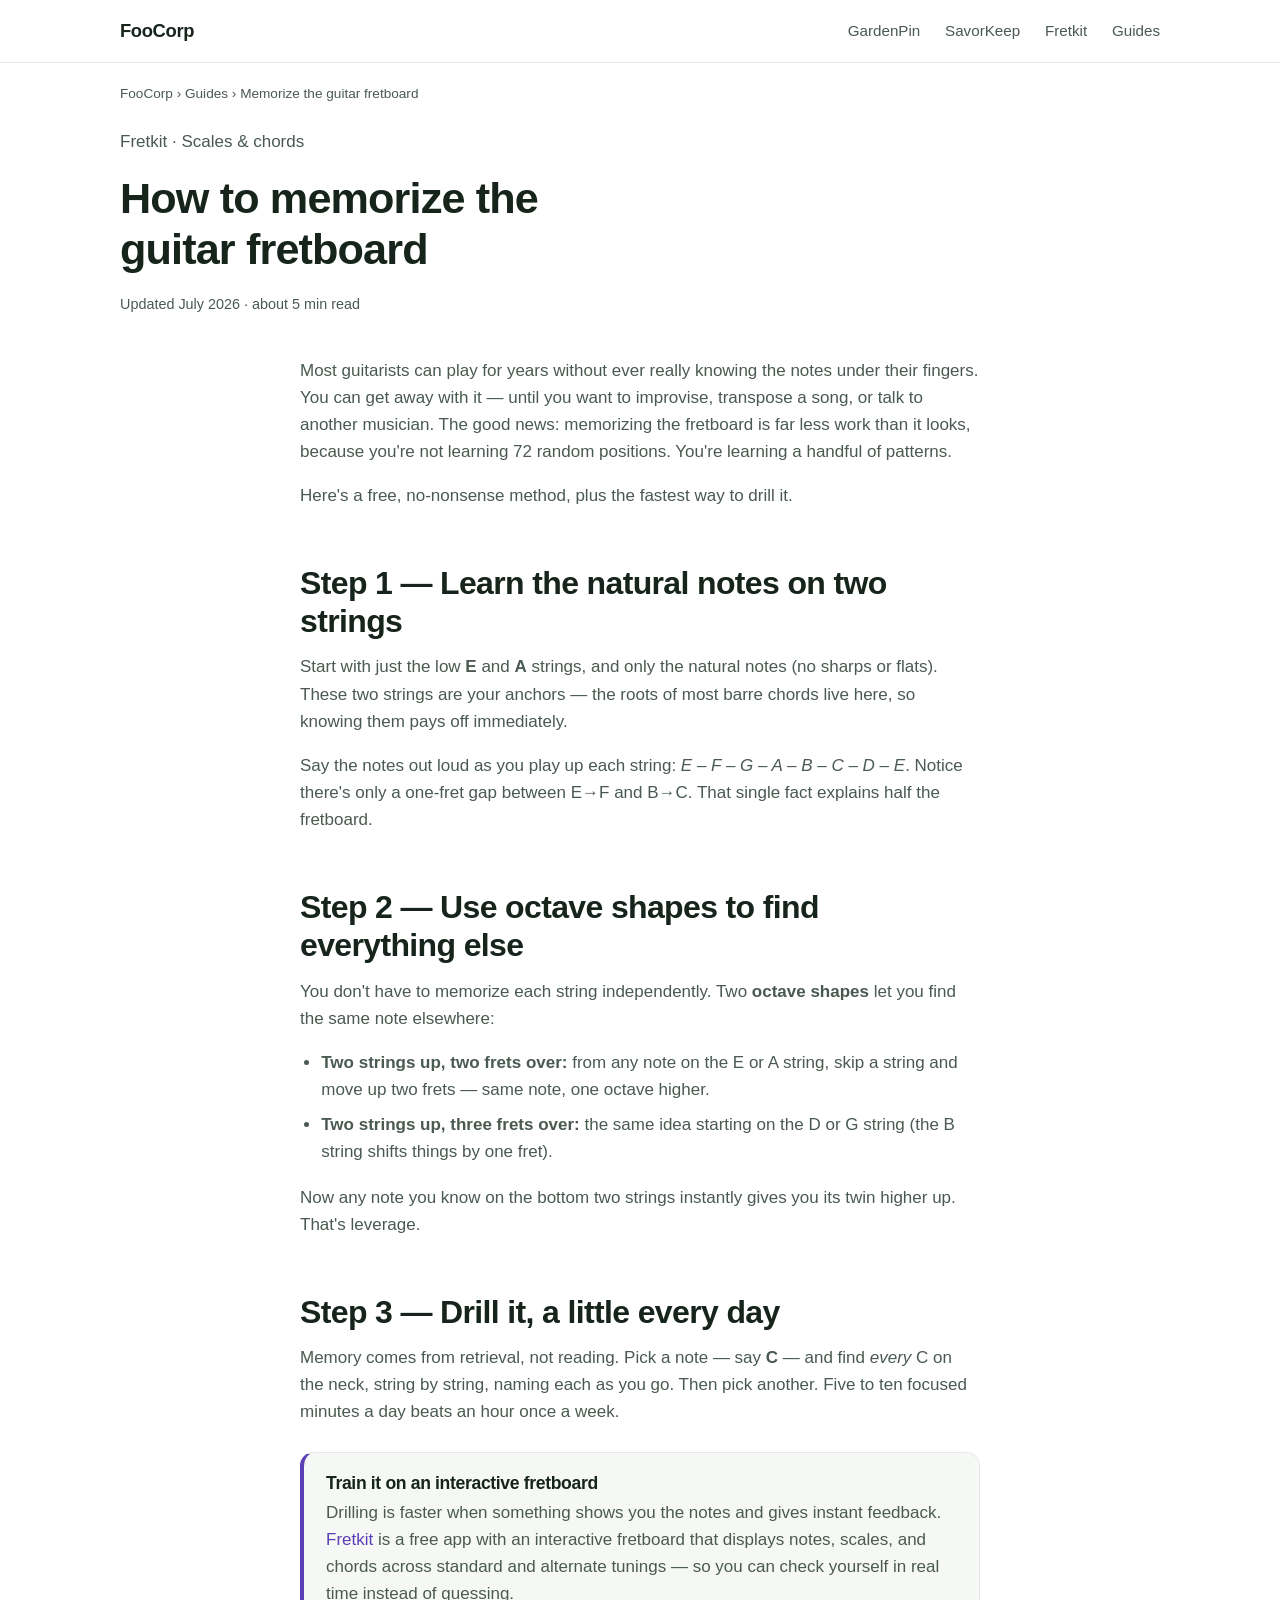
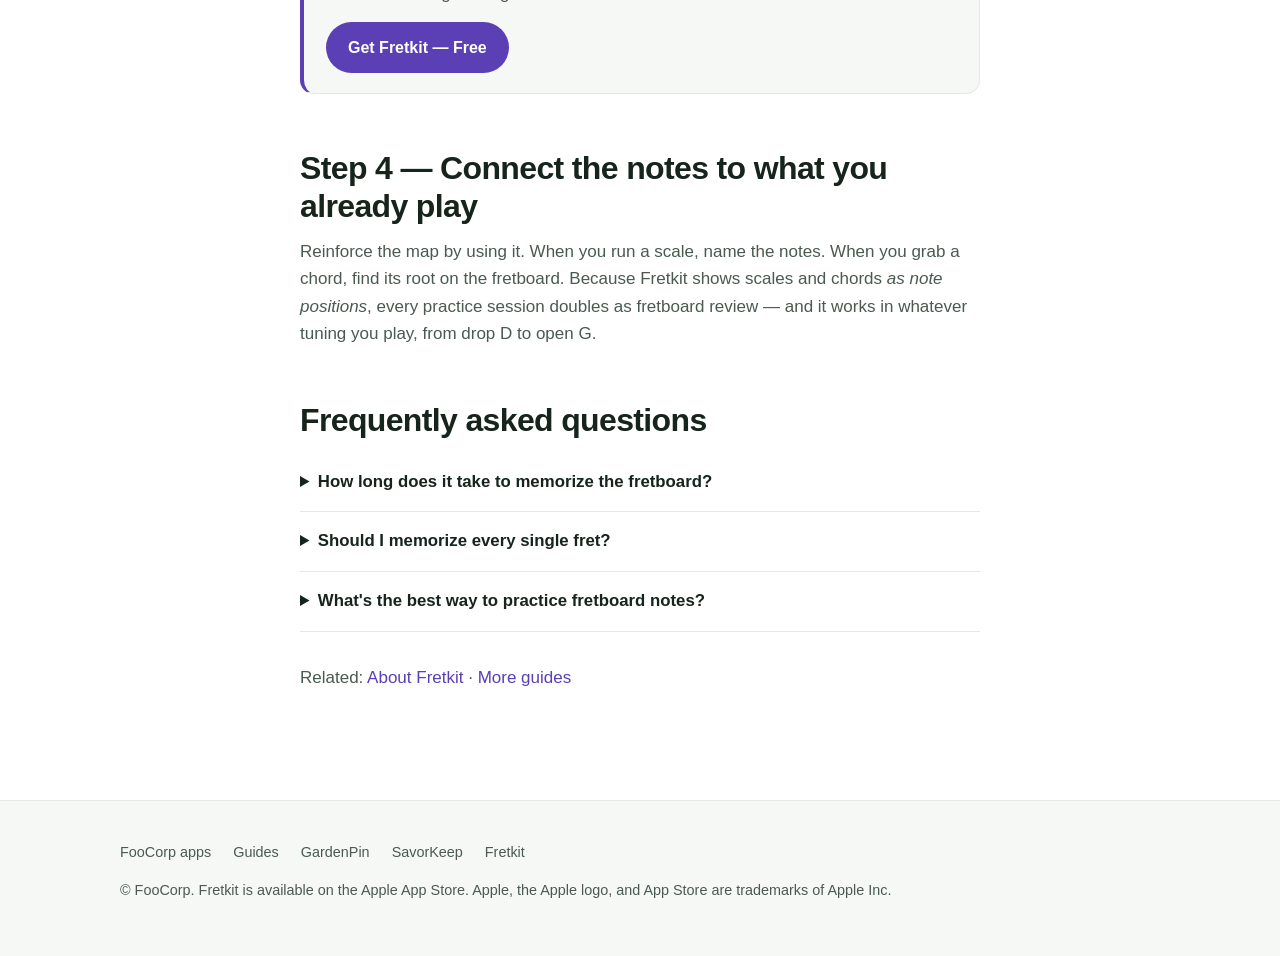
<file: blog/how-to-memorize-the-guitar-fretboard.html>
<!DOCTYPE html>
<html lang="en">
<head>
<meta charset="utf-8" />
<meta name="viewport" content="width=device-width, initial-scale=1" />

<title>How to Memorize the Guitar Fretboard (A Free Practice Method)</title>
<meta name="description" content="Learn the notes on the guitar fretboard for good. A simple, free practice method — octave shapes, anchor notes, and daily drills — plus how to train it on an interactive fretboard." />
<link rel="canonical" href="https://frank-bits.github.io/blog/how-to-memorize-the-guitar-fretboard.html" />

<meta property="og:type" content="article" />
<meta property="og:site_name" content="FooCorp" />
<meta property="og:title" content="How to Memorize the Guitar Fretboard" />
<meta property="og:description" content="A simple, free method to learn the notes on the guitar fretboard — octave shapes, anchor notes, and daily drills." />
<meta property="og:url" content="https://frank-bits.github.io/blog/how-to-memorize-the-guitar-fretboard.html" />
<meta property="og:image" content="https://frank-bits.github.io/assets/fretkit-og.png" />
<meta name="twitter:card" content="summary_large_image" />

<!-- <meta name="google-site-verification" content="REPLACE_WITH_GSC_TOKEN" /> -->

<link rel="stylesheet" href="/assets/style.css" />
<script src="/assets/analytics.js"></script>

<script type="application/ld+json">
{
  "@context": "https://schema.org",
  "@type": "HowTo",
  "name": "How to memorize the guitar fretboard",
  "description": "A free, structured method to learn the notes on the guitar fretboard using anchor notes, octave shapes, and short daily drills.",
  "step": [
    { "@type": "HowToStep", "position": 1, "name": "Learn the natural notes on two strings", "text": "Memorize the note names on the low E and A strings first — they anchor everything else." },
    { "@type": "HowToStep", "position": 2, "name": "Use octave shapes", "text": "Learn the two main octave shapes to find any note you already know on nearby strings." },
    { "@type": "HowToStep", "position": 3, "name": "Drill with a timer", "text": "Do short, daily note-finding drills — name a note, find every position for it across the fretboard." },
    { "@type": "HowToStep", "position": 4, "name": "Connect notes to scales and chords", "text": "Reinforce the notes by mapping the scales and chords you play back to their note names on the fretboard." }
  ]
}
</script>
<script type="application/ld+json">
{
  "@context": "https://schema.org",
  "@type": "BreadcrumbList",
  "itemListElement": [
    { "@type": "ListItem", "position": 1, "name": "FooCorp", "item": "https://frank-bits.github.io/" },
    { "@type": "ListItem", "position": 2, "name": "Guides", "item": "https://frank-bits.github.io/blog/" },
    { "@type": "ListItem", "position": 3, "name": "Memorize the guitar fretboard", "item": "https://frank-bits.github.io/blog/how-to-memorize-the-guitar-fretboard.html" }
  ]
}
</script>
<script type="application/ld+json">
{
  "@context": "https://schema.org",
  "@type": "FAQPage",
  "mainEntity": [
    { "@type": "Question", "name": "How long does it take to memorize the fretboard?",
      "acceptedAnswer": { "@type": "Answer", "text": "With 5–10 minutes of focused drilling a day, most players know all the natural notes within a few weeks. Anchor notes and octave shapes speed it up dramatically." } },
    { "@type": "Question", "name": "Should I memorize every fret?",
      "acceptedAnswer": { "@type": "Answer", "text": "Learn the natural notes (no sharps or flats) first, then the octave shapes. The sharps and flats fall into place one fret from notes you already know, so you don't memorize all 72 positions separately." } },
    { "@type": "Question", "name": "What's the best way to practice fretboard notes?",
      "acceptedAnswer": { "@type": "Answer", "text": "Short daily drills where you name a note and find every position for it, ideally on an interactive fretboard that shows the notes so you get instant feedback. Fretkit is a free app built for exactly this." } }
  ]
}
</script>
</head>

<body data-accent="fretkit">
<header class="site-header">
  <div class="wrap">
    <a class="brand" href="/">FooCorp</a>
    <nav class="nav">
      <a href="https://gardenpin.com/">GardenPin</a>
      <a href="/savorkeep/">SavorKeep</a>
      <a href="/fretkit/">Fretkit</a>
      <a href="/blog/">Guides</a>
    </nav>
  </div>
</header>

<main>
  <div class="wrap">
    <p class="breadcrumb"><a href="/">FooCorp</a> › <a href="/blog/">Guides</a> › Memorize the guitar fretboard</p>
  </div>

  <section class="article-head">
    <div class="wrap">
      <p class="eyebrow">Fretkit · Scales &amp; chords</p>
      <h1>How to memorize the guitar fretboard</h1>
      <p class="article-meta">Updated July 2026 · about 5 min read</p>
    </div>
  </section>

  <section style="border-top:none;padding-top:0;">
    <div class="wrap prose">
      <p>Most guitarists can play for years without ever really knowing the notes under their fingers. You can get away with it — until you want to improvise, transpose a song, or talk to another musician. The good news: memorizing the fretboard is far less work than it looks, because you're not learning 72 random positions. You're learning a handful of patterns.</p>

      <p>Here's a free, no-nonsense method, plus the fastest way to drill it.</p>

      <h2>Step 1 — Learn the natural notes on two strings</h2>
      <p>Start with just the low <strong>E</strong> and <strong>A</strong> strings, and only the natural notes (no sharps or flats). These two strings are your anchors — the roots of most barre chords live here, so knowing them pays off immediately.</p>
      <p>Say the notes out loud as you play up each string: <em>E&nbsp;–&nbsp;F&nbsp;–&nbsp;G&nbsp;–&nbsp;A&nbsp;–&nbsp;B&nbsp;–&nbsp;C&nbsp;–&nbsp;D&nbsp;–&nbsp;E</em>. Notice there's only a one-fret gap between E→F and B→C. That single fact explains half the fretboard.</p>

      <h2>Step 2 — Use octave shapes to find everything else</h2>
      <p>You don't have to memorize each string independently. Two <strong>octave shapes</strong> let you find the same note elsewhere:</p>
      <ul>
        <li><strong>Two strings up, two frets over:</strong> from any note on the E or A string, skip a string and move up two frets — same note, one octave higher.</li>
        <li><strong>Two strings up, three frets over:</strong> the same idea starting on the D or G string (the B string shifts things by one fret).</li>
      </ul>
      <p>Now any note you know on the bottom two strings instantly gives you its twin higher up. That's leverage.</p>

      <h2>Step 3 — Drill it, a little every day</h2>
      <p>Memory comes from retrieval, not reading. Pick a note — say <strong>C</strong> — and find <em>every</em> C on the neck, string by string, naming each as you go. Then pick another. Five to ten focused minutes a day beats an hour once a week.</p>

      <div class="callout">
        <h3>Train it on an interactive fretboard</h3>
        <p>Drilling is faster when something shows you the notes and gives instant feedback. <a href="/fretkit/">Fretkit</a> is a free app with an interactive fretboard that displays notes, scales, and chords across standard and alternate tunings — so you can check yourself in real time instead of guessing.</p>
        <p><a class="btn" href="https://apps.apple.com/us/app/id6782949997" onclick="return trackAppStoreClick('6782949997')">Get Fretkit — Free</a></p>
      </div>

      <h2>Step 4 — Connect the notes to what you already play</h2>
      <p>Reinforce the map by using it. When you run a scale, name the notes. When you grab a chord, find its root on the fretboard. Because Fretkit shows scales and chords <em>as note positions</em>, every practice session doubles as fretboard review — and it works in whatever tuning you play, from drop&nbsp;D to open&nbsp;G.</p>

      <h2>Frequently asked questions</h2>
      <div class="faq">
        <details><summary>How long does it take to memorize the fretboard?</summary><p>With 5–10 minutes of focused drilling a day, most players know all the natural notes within a few weeks. Anchor notes and octave shapes speed it up dramatically.</p></details>
        <details><summary>Should I memorize every single fret?</summary><p>No. Learn the natural notes first, then the octave shapes. Sharps and flats sit one fret from notes you already know, so you don't memorize all 72 positions separately.</p></details>
        <details><summary>What's the best way to practice fretboard notes?</summary><p>Short daily drills on an <a href="/fretkit/">interactive fretboard</a> that shows the notes, so you get instant feedback instead of guessing.</p></details>
      </div>

      <p class="related" style="margin-top:32px;">Related: <a href="/fretkit/">About Fretkit</a> · <a href="/blog/">More guides</a></p>
    </div>
  </section>
</main>

<footer class="site-footer">
  <div class="wrap">
    <p class="links">
      <a href="/">FooCorp apps</a>
      <a href="/blog/">Guides</a>
      <a href="https://gardenpin.com/">GardenPin</a>
      <a href="/savorkeep/">SavorKeep</a>
      <a href="/fretkit/">Fretkit</a>
    </p>
    <p class="muted">© FooCorp. Fretkit is available on the Apple App Store. Apple, the Apple logo, and App Store are trademarks of Apple Inc.</p>
  </div>
</footer>
</body>
</html>
</file>
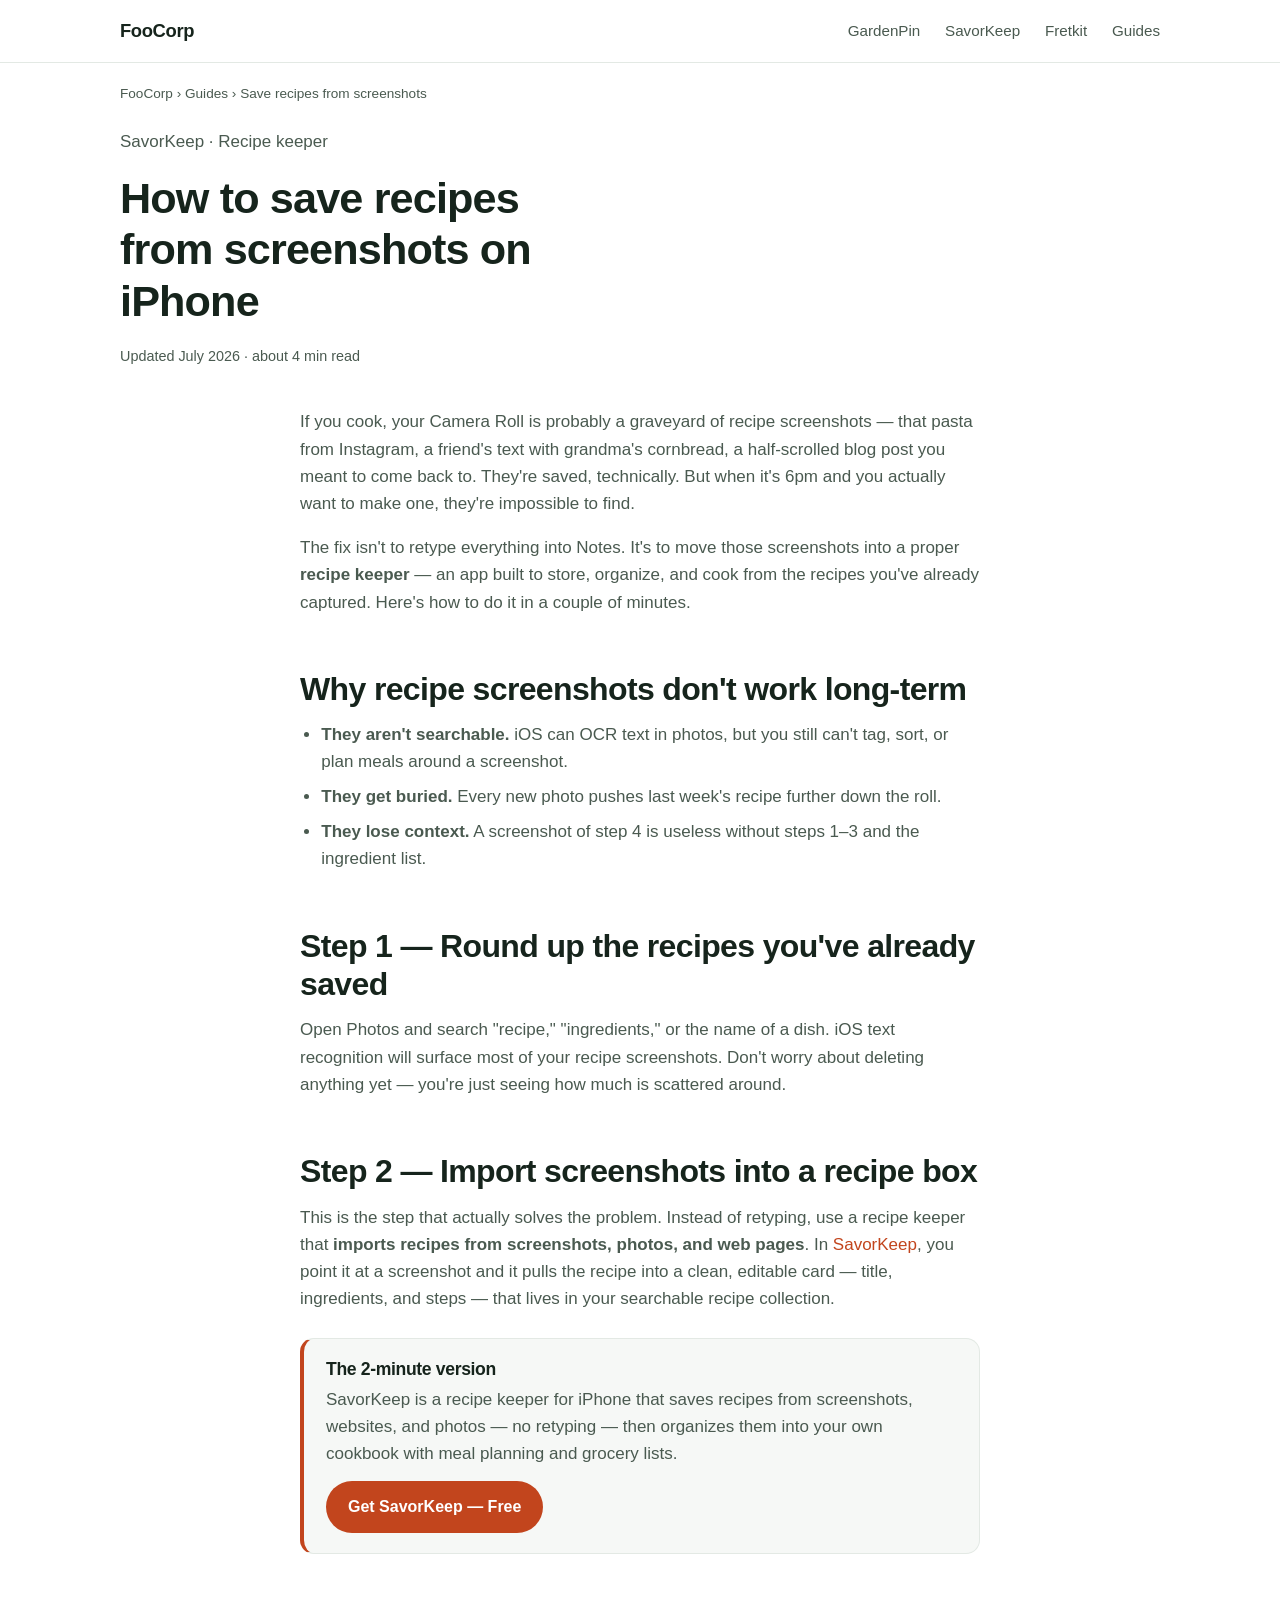
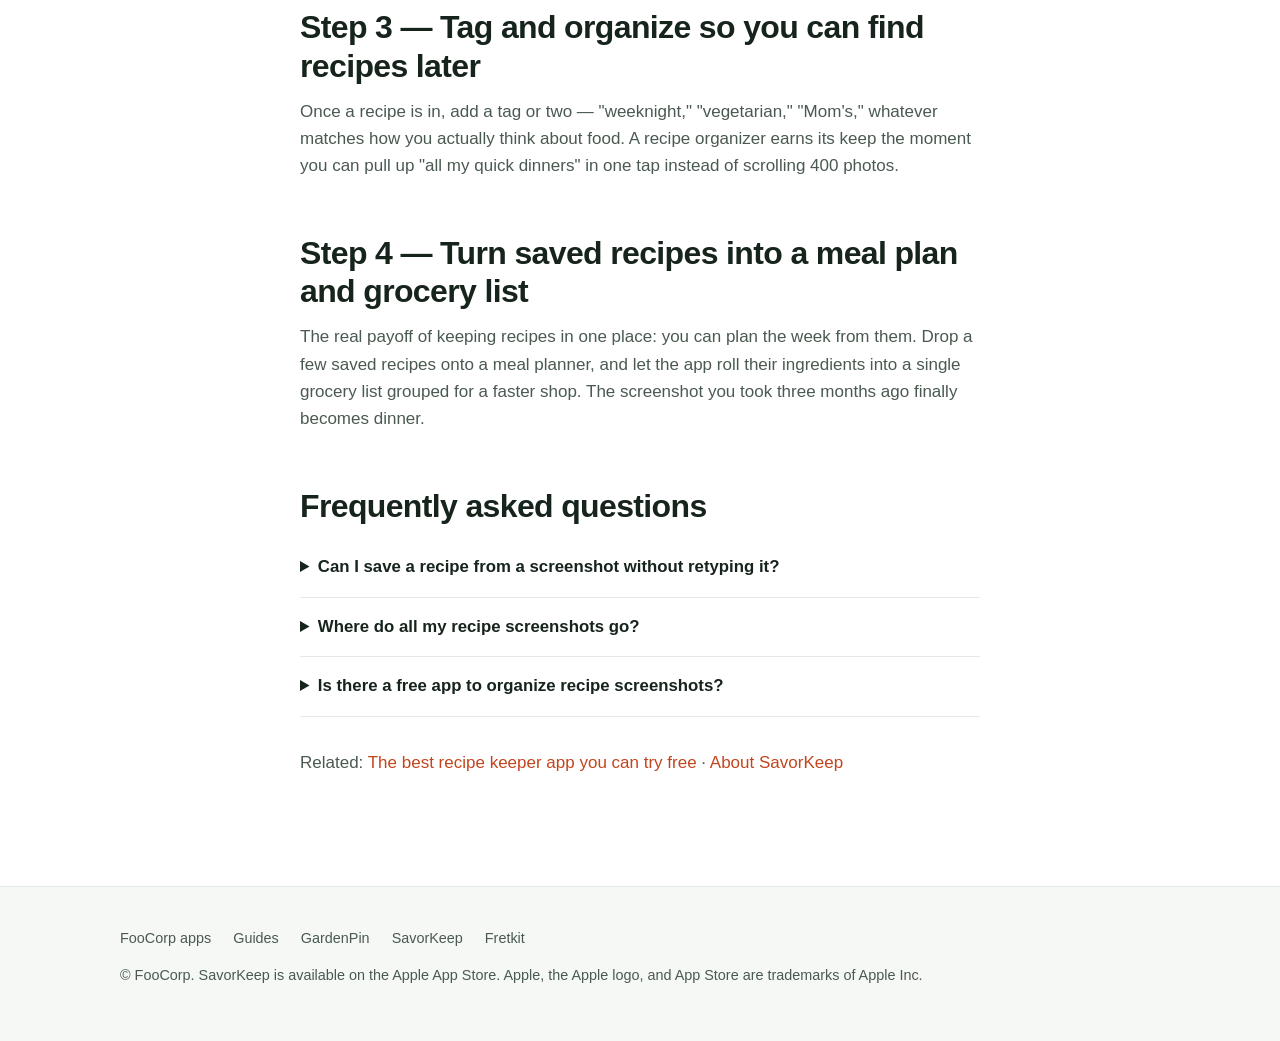
<file: blog/save-recipes-from-screenshots-iphone.html>
<!DOCTYPE html>
<html lang="en">
<head>
<meta charset="utf-8" />
<meta name="viewport" content="width=device-width, initial-scale=1" />

<title>How to Save Recipes from Screenshots on iPhone (2026 Guide)</title>
<meta name="description" content="Your recipes are stuck in screenshots. Here's how to turn recipe screenshots, photos, and web pages into an organized, searchable recipe box on iPhone — free, no retyping." />
<link rel="canonical" href="https://frank-bits.github.io/blog/save-recipes-from-screenshots-iphone.html" />

<meta property="og:type" content="article" />
<meta property="og:site_name" content="FooCorp" />
<meta property="og:title" content="How to Save Recipes from Screenshots on iPhone" />
<meta property="og:description" content="Turn recipe screenshots, photos, and web pages into one organized, searchable recipe box on iPhone — free, no retyping." />
<meta property="og:url" content="https://frank-bits.github.io/blog/save-recipes-from-screenshots-iphone.html" />
<meta property="og:image" content="https://frank-bits.github.io/assets/savorkeep-og.png" />
<meta name="twitter:card" content="summary_large_image" />

<!-- <meta name="google-site-verification" content="REPLACE_WITH_GSC_TOKEN" /> -->

<link rel="stylesheet" href="/assets/style.css" />
<script src="/assets/analytics.js"></script>

<script type="application/ld+json">
{
  "@context": "https://schema.org",
  "@type": "HowTo",
  "name": "How to save recipes from screenshots on iPhone",
  "description": "Turn recipe screenshots, photos, and web pages into an organized, searchable recipe box on iPhone.",
  "totalTime": "PT2M",
  "step": [
    { "@type": "HowToStep", "position": 1, "name": "Gather your recipe screenshots", "text": "Find the recipe screenshots and photos already sitting in your Camera Roll." },
    { "@type": "HowToStep", "position": 2, "name": "Import them into a recipe keeper", "text": "Use a recipe keeper app like SavorKeep to import recipes from screenshots, photos, and web pages instead of retyping them." },
    { "@type": "HowToStep", "position": 3, "name": "Organize and tag", "text": "Tag and categorize each recipe so your collection stays searchable." },
    { "@type": "HowToStep", "position": 4, "name": "Plan and cook", "text": "Add saved recipes to a weekly meal plan and generate a grocery list." }
  ]
}
</script>
<script type="application/ld+json">
{
  "@context": "https://schema.org",
  "@type": "BreadcrumbList",
  "itemListElement": [
    { "@type": "ListItem", "position": 1, "name": "FooCorp", "item": "https://frank-bits.github.io/" },
    { "@type": "ListItem", "position": 2, "name": "Guides", "item": "https://frank-bits.github.io/blog/" },
    { "@type": "ListItem", "position": 3, "name": "Save recipes from screenshots", "item": "https://frank-bits.github.io/blog/save-recipes-from-screenshots-iphone.html" }
  ]
}
</script>
<script type="application/ld+json">
{
  "@context": "https://schema.org",
  "@type": "FAQPage",
  "mainEntity": [
    { "@type": "Question", "name": "Can I save a recipe from a screenshot without retyping it?",
      "acceptedAnswer": { "@type": "Answer", "text": "Yes. A recipe keeper app like SavorKeep imports recipes directly from screenshots and photos, so you keep the recipe without retyping the ingredients and steps." } },
    { "@type": "Question", "name": "Where do all my recipe screenshots go?",
      "acceptedAnswer": { "@type": "Answer", "text": "By default they pile up in your Camera Roll where they're impossible to search. Importing them into a dedicated recipe box makes every recipe searchable and organized in one place." } },
    { "@type": "Question", "name": "Is there a free app to organize recipe screenshots?",
      "acceptedAnswer": { "@type": "Answer", "text": "Yes. SavorKeep is free to download on the App Store and saves recipes from screenshots, photos, and web pages." } }
  ]
}
</script>
</head>

<body data-accent="savorkeep">
<header class="site-header">
  <div class="wrap">
    <a class="brand" href="/">FooCorp</a>
    <nav class="nav">
      <a href="https://gardenpin.com/">GardenPin</a>
      <a href="/savorkeep/">SavorKeep</a>
      <a href="/fretkit/">Fretkit</a>
      <a href="/blog/">Guides</a>
    </nav>
  </div>
</header>

<main>
  <div class="wrap">
    <p class="breadcrumb"><a href="/">FooCorp</a> › <a href="/blog/">Guides</a> › Save recipes from screenshots</p>
  </div>

  <section class="article-head">
    <div class="wrap">
      <p class="eyebrow">SavorKeep · Recipe keeper</p>
      <h1>How to save recipes from screenshots on iPhone</h1>
      <p class="article-meta">Updated July 2026 · about 4 min read</p>
    </div>
  </section>

  <section style="border-top:none;padding-top:0;">
    <div class="wrap prose">
      <p>If you cook, your Camera Roll is probably a graveyard of recipe screenshots — that pasta from Instagram, a friend's text with grandma's cornbread, a half-scrolled blog post you meant to come back to. They're saved, technically. But when it's 6pm and you actually want to make one, they're impossible to find.</p>

      <p>The fix isn't to retype everything into Notes. It's to move those screenshots into a proper <strong>recipe keeper</strong> — an app built to store, organize, and cook from the recipes you've already captured. Here's how to do it in a couple of minutes.</p>

      <h2>Why recipe screenshots don't work long-term</h2>
      <ul>
        <li><strong>They aren't searchable.</strong> iOS can OCR text in photos, but you still can't tag, sort, or plan meals around a screenshot.</li>
        <li><strong>They get buried.</strong> Every new photo pushes last week's recipe further down the roll.</li>
        <li><strong>They lose context.</strong> A screenshot of step 4 is useless without steps 1–3 and the ingredient list.</li>
      </ul>

      <h2>Step 1 — Round up the recipes you've already saved</h2>
      <p>Open Photos and search "recipe," "ingredients," or the name of a dish. iOS text recognition will surface most of your recipe screenshots. Don't worry about deleting anything yet — you're just seeing how much is scattered around.</p>

      <h2>Step 2 — Import screenshots into a recipe box</h2>
      <p>This is the step that actually solves the problem. Instead of retyping, use a recipe keeper that <strong>imports recipes from screenshots, photos, and web pages</strong>. In <a href="/savorkeep/">SavorKeep</a>, you point it at a screenshot and it pulls the recipe into a clean, editable card — title, ingredients, and steps — that lives in your searchable recipe collection.</p>

      <div class="callout">
        <h3>The 2-minute version</h3>
        <p>SavorKeep is a recipe keeper for iPhone that saves recipes from screenshots, websites, and photos — no retyping — then organizes them into your own cookbook with meal planning and grocery lists.</p>
        <p><a class="btn" href="https://apps.apple.com/us/app/id6780620543" onclick="return trackAppStoreClick('6780620543')">Get SavorKeep — Free</a></p>
      </div>

      <h2>Step 3 — Tag and organize so you can find recipes later</h2>
      <p>Once a recipe is in, add a tag or two — "weeknight," "vegetarian," "Mom's," whatever matches how you actually think about food. A recipe organizer earns its keep the moment you can pull up "all my quick dinners" in one tap instead of scrolling 400 photos.</p>

      <h2>Step 4 — Turn saved recipes into a meal plan and grocery list</h2>
      <p>The real payoff of keeping recipes in one place: you can plan the week from them. Drop a few saved recipes onto a meal planner, and let the app roll their ingredients into a single grocery list grouped for a faster shop. The screenshot you took three months ago finally becomes dinner.</p>

      <h2>Frequently asked questions</h2>
      <div class="faq">
        <details><summary>Can I save a recipe from a screenshot without retyping it?</summary><p>Yes. A recipe keeper like SavorKeep imports recipes directly from screenshots and photos, so you keep the whole recipe without retyping the ingredients and steps.</p></details>
        <details><summary>Where do all my recipe screenshots go?</summary><p>Left alone, they pile up in your Camera Roll where they're impossible to search. Importing them into a dedicated recipe box makes every recipe searchable and organized in one place.</p></details>
        <details><summary>Is there a free app to organize recipe screenshots?</summary><p>Yes — <a href="/savorkeep/">SavorKeep</a> is free to download on the App Store and saves recipes from screenshots, photos, and web pages.</p></details>
      </div>

      <p class="related" style="margin-top:32px;">Related: <a href="/blog/best-recipe-keeper-app-no-subscription.html">The best recipe keeper app you can try free</a> · <a href="/savorkeep/">About SavorKeep</a></p>
    </div>
  </section>
</main>

<footer class="site-footer">
  <div class="wrap">
    <p class="links">
      <a href="/">FooCorp apps</a>
      <a href="/blog/">Guides</a>
      <a href="https://gardenpin.com/">GardenPin</a>
      <a href="/savorkeep/">SavorKeep</a>
      <a href="/fretkit/">Fretkit</a>
    </p>
    <p class="muted">© FooCorp. SavorKeep is available on the Apple App Store. Apple, the Apple logo, and App Store are trademarks of Apple Inc.</p>
  </div>
</footer>
</body>
</html>
</file>
<file: assets/style.css>
/* FooCorp app landing pages — single shared stylesheet.
   Lightweight, no framework, no build step. ~4KB, one HTTP request, cached across pages.
   Per-app accent color set via [data-accent] on <body>. */

:root {
  --bg: #ffffff;
  --bg-soft: #f6f8f6;
  --ink: #16241c;
  --ink-soft: #4a5a50;
  --line: #e3e9e4;
  --accent: #2e7d46;      /* default; overridden per app */
  --accent-ink: #ffffff;
  --radius: 14px;
  --maxw: 1080px;
  --font: -apple-system, BlinkMacSystemFont, "Segoe UI", Roboto, Helvetica, Arial, sans-serif;
}

body[data-accent="savorkeep"] { --accent: #c2451d; }
body[data-accent="fretkit"]   { --accent: #5b3fb5; }

* { box-sizing: border-box; }
html { -webkit-text-size-adjust: 100%; scroll-behavior: smooth; }
body {
  margin: 0;
  font-family: var(--font);
  color: var(--ink);
  background: var(--bg);
  line-height: 1.6;
  font-size: 17px;
}
a { color: var(--accent); text-decoration: none; }
a:hover { text-decoration: underline; }
img { max-width: 100%; height: auto; }
h1, h2, h3 { line-height: 1.2; letter-spacing: -0.02em; margin: 0 0 .4em; }
h1 { font-size: clamp(2rem, 5vw, 3.1rem); }
h2 { font-size: clamp(1.4rem, 3.2vw, 2rem); margin-top: 0; }
p { margin: 0 0 1em; color: var(--ink-soft); }
.wrap { max-width: var(--maxw); margin: 0 auto; padding: 0 20px; }

/* Header / nav */
.site-header { border-bottom: 1px solid var(--line); background: var(--bg); }
.site-header .wrap { display: flex; align-items: center; justify-content: space-between; height: 62px; }
.brand { font-weight: 700; color: var(--ink); font-size: 1.15rem; letter-spacing: -0.02em; }
.brand:hover { text-decoration: none; }
.nav a { color: var(--ink-soft); margin-left: 20px; font-size: .95rem; }

/* Hero */
.hero { padding: 64px 0 48px; background: linear-gradient(180deg, var(--bg-soft), var(--bg)); }
.hero .eyebrow { color: var(--accent); font-weight: 700; text-transform: uppercase; letter-spacing: .08em; font-size: .8rem; margin-bottom: 12px; }
.hero p.lede { font-size: 1.2rem; max-width: 42ch; color: var(--ink-soft); }

/* Buttons / CTA */
.cta-row { display: flex; flex-wrap: wrap; gap: 12px; margin: 24px 0 8px; }
.btn {
  display: inline-flex; align-items: center; gap: 8px;
  background: var(--accent); color: var(--accent-ink);
  padding: 13px 22px; border-radius: 999px; font-weight: 600; font-size: 1rem;
}
.btn:hover { text-decoration: none; filter: brightness(1.05); }
.btn--ghost { background: transparent; color: var(--accent); border: 1.5px solid var(--accent); }

/* Sections & feature grid */
section { padding: 52px 0; border-top: 1px solid var(--line); }
.grid { display: grid; gap: 22px; grid-template-columns: repeat(auto-fit, minmax(240px, 1fr)); }
.card {
  background: var(--bg-soft); border: 1px solid var(--line);
  border-radius: var(--radius); padding: 22px;
}
.card h3 { font-size: 1.15rem; }
.card p { margin: 0; font-size: .97rem; }

/* Keyword-intent FAQ (SEO long-tail capture) */
.faq details { border-bottom: 1px solid var(--line); padding: 16px 0; }
.faq summary { font-weight: 600; cursor: pointer; color: var(--ink); font-size: 1.05rem; }
.faq p { margin: 12px 0 0; }

/* App hub cards */
.apps { display: grid; gap: 22px; grid-template-columns: repeat(auto-fit, minmax(280px, 1fr)); }
.app-card { display: block; background: var(--bg-soft); border: 1px solid var(--line); border-radius: var(--radius); padding: 26px; color: inherit; }
.app-card:hover { text-decoration: none; border-color: var(--accent); }
.app-card .kicker { font-size: .8rem; text-transform: uppercase; letter-spacing: .06em; color: var(--ink-soft); }
.app-card h3 { margin: 6px 0 8px; color: var(--ink); }

/* Blog / article prose (SEO content pages) */
.breadcrumb { font-size: .85rem; padding: 20px 0 0; }
.breadcrumb a { color: var(--ink-soft); }
.article-head { padding: 10px 0 40px; border-top: none; }
.article-head h1 { font-size: clamp(1.9rem, 4vw, 2.7rem); max-width: 20ch; }
.article-meta { color: var(--ink-soft); font-size: .9rem; margin: 0; }
.prose { max-width: 720px; }
.prose h2 { margin-top: 1.7em; }
.prose h3 { margin-top: 1.3em; font-size: 1.15rem; }
.prose ul, .prose ol { color: var(--ink-soft); padding-left: 1.25em; margin: 0 0 1.1em; }
.prose li { margin: 0 0 .45em; }
.callout { background: var(--bg-soft); border: 1px solid var(--line); border-left: 4px solid var(--accent); border-radius: var(--radius); padding: 20px 22px; margin: 26px 0; }
.callout h3 { margin: 0 0 .3em; font-size: 1.1rem; }
.callout p { margin: 0 0 14px; }
.callout p:last-child { margin: 0; }
.post-list { list-style: none; padding: 0; margin: 0; display: grid; gap: 18px; }
.post-list li { margin: 0; }
.post-list a { display: block; background: var(--bg-soft); border: 1px solid var(--line); border-radius: var(--radius); padding: 20px 22px; color: inherit; }
.post-list a:hover { text-decoration: none; border-color: var(--accent); }
.post-list .kicker { font-size: .78rem; text-transform: uppercase; letter-spacing: .06em; color: var(--ink-soft); }
.post-list h3 { margin: 5px 0 6px; color: var(--ink); }
.post-list p { margin: 0; font-size: .95rem; }

/* Footer */
.site-footer { border-top: 1px solid var(--line); background: var(--bg-soft); padding: 40px 0; margin-top: 40px; font-size: .9rem; }
.site-footer a { color: var(--ink-soft); }
.site-footer .links a { margin-right: 18px; }

.muted { color: var(--ink-soft); font-size: .9rem; }
</file>
